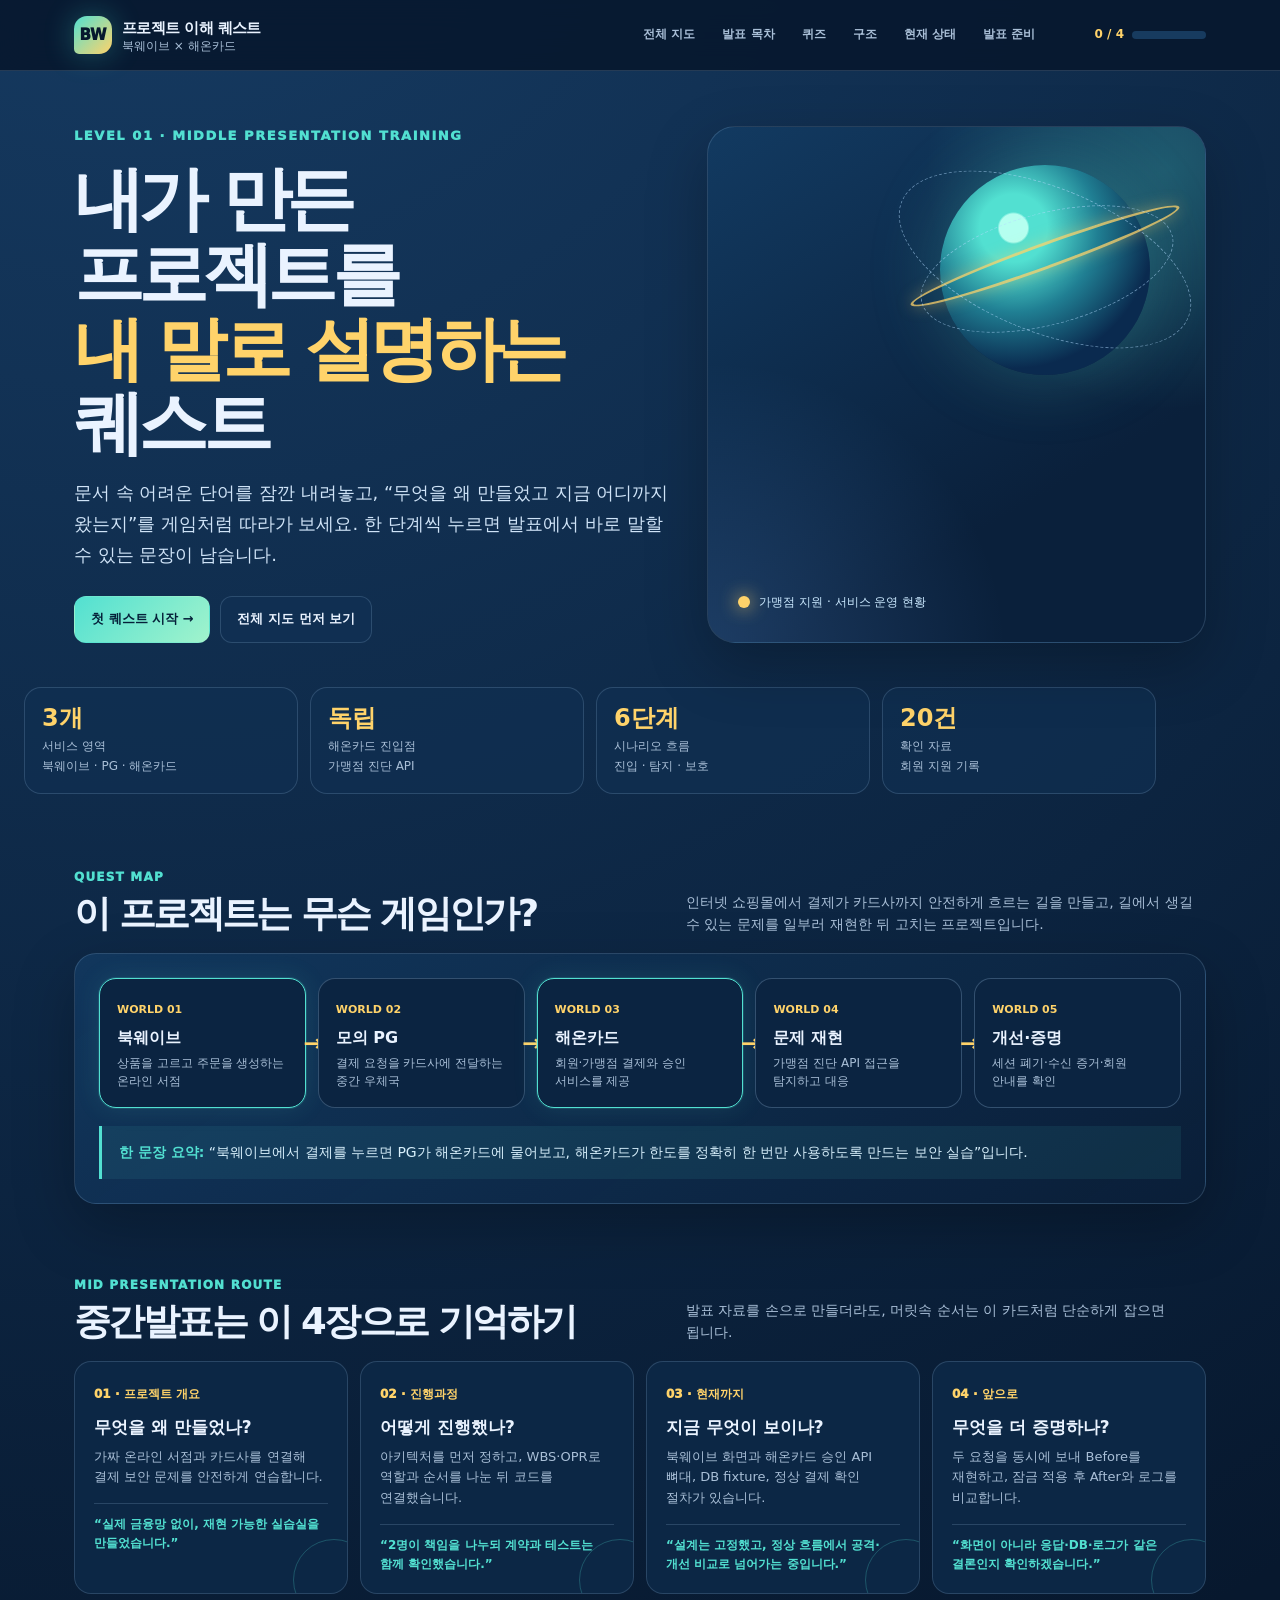
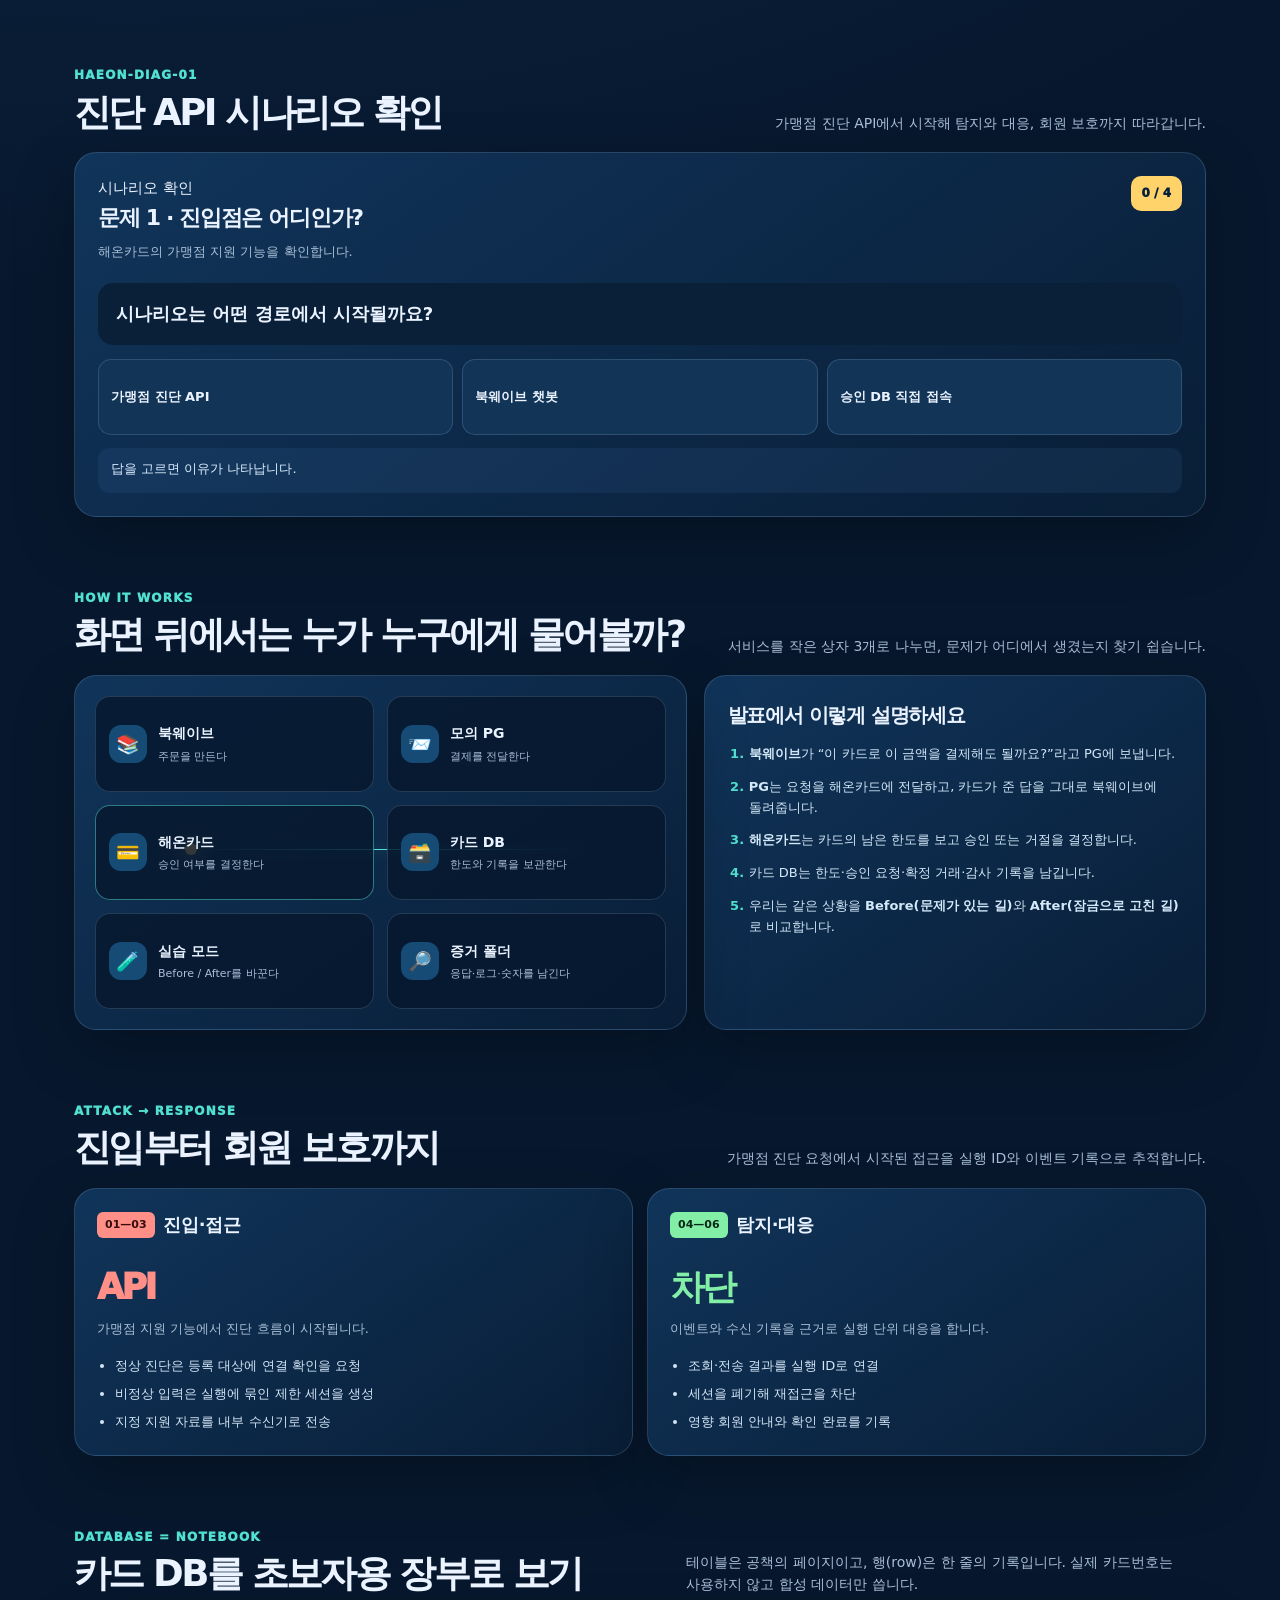
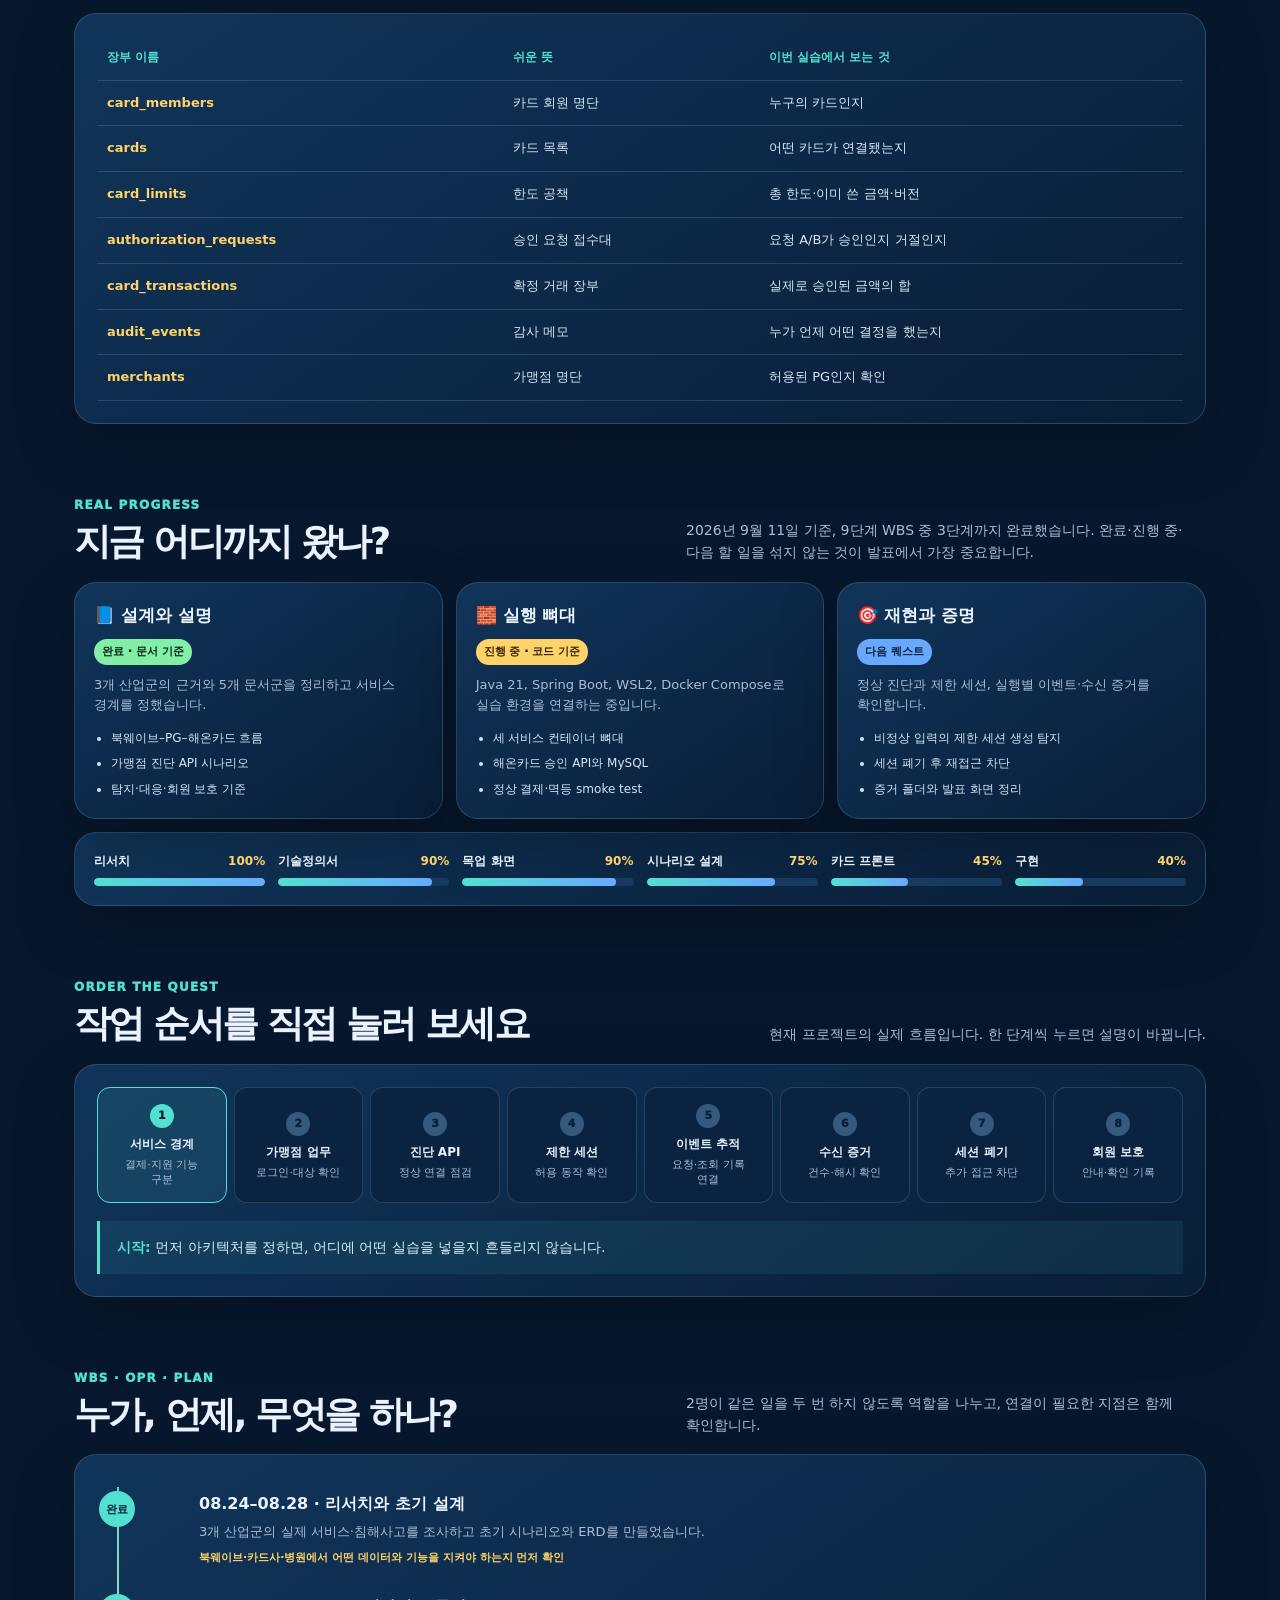
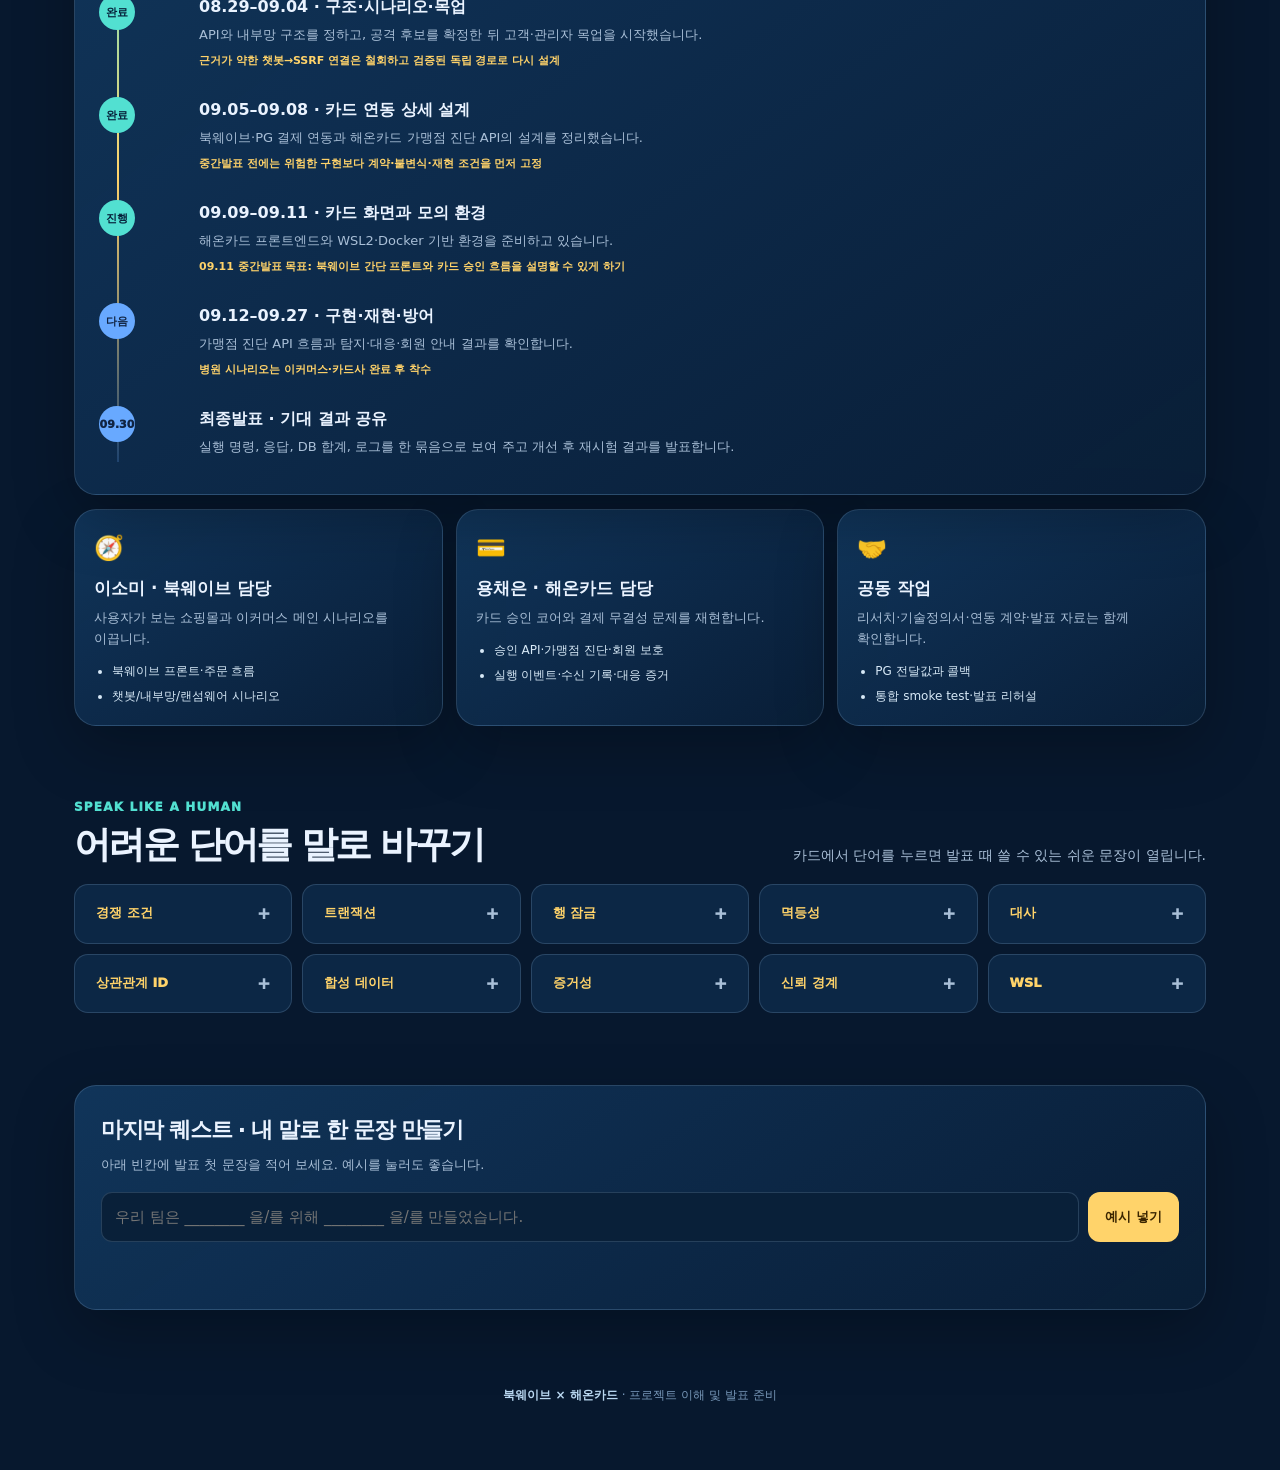
<file: 중간발표_프로젝트이해_퀘스트.html>
<!doctype html>
<html lang="ko">
<head>
  <meta charset="utf-8">
  <meta name="viewport" content="width=device-width, initial-scale=1">
  <meta name="theme-color" content="#07182e">
  <title>북웨이브 × 해온카드 | 프로젝트 이해 퀘스트</title>
  <style>
    :root {
      --ink:#eaf3ff; --muted:#a9bfd7; --line:rgba(171,211,245,.18);
      --bg:#07182e; --bg2:#0b2340; --panel:#0e2b4d; --panel2:#12385f;
      --cyan:#52e0d1; --blue:#68a9ff; --yellow:#ffd36a; --red:#ff8f87;
      --green:#83efa6; --shadow:0 22px 60px rgba(0,0,0,.25);
      --radius:22px;
    }
    *{box-sizing:border-box}
    html{scroll-behavior:smooth}
    body{margin:0;background:radial-gradient(circle at 10% -5%,#173e67 0,transparent 33%),var(--bg);color:var(--ink);font-family:"Pretendard Variable",Pretendard,"Noto Sans KR",system-ui,sans-serif;font-size:15px;line-height:1.6;word-break:keep-all;overflow-x:hidden}
    a{color:inherit;text-decoration:none}
    button,input{font:inherit}
    button{cursor:pointer}
    .wrap{max-width:1180px;margin:0 auto;padding:0 24px}
    .topbar{position:sticky;top:0;z-index:20;border-bottom:1px solid var(--line);background:rgba(7,24,46,.9);backdrop-filter:blur(18px)}
    .topbar .wrap{min-height:70px;display:flex;align-items:center;gap:18px}
    .brand{display:flex;align-items:center;gap:10px;min-width:max-content}
    .brand-mark{width:38px;height:38px;display:grid;place-items:center;border-radius:13px 13px 13px 5px;color:#07182e;font-weight:1000;background:linear-gradient(135deg,var(--cyan),var(--yellow));box-shadow:0 0 30px rgba(82,224,209,.3)}
    .brand strong{font-size:15px;letter-spacing:-.04em}.brand small{display:block;color:var(--muted);font-size:12px;line-height:1.1}
    .nav{display:flex;gap:5px;margin-left:auto;overflow:auto;scrollbar-width:none}.nav::-webkit-scrollbar{display:none}
    .nav a{padding:9px 11px;border-radius:10px;color:var(--muted);font-size:12px;font-weight:800;white-space:nowrap}.nav a:hover,.nav a:focus-visible{color:var(--ink);background:rgba(104,169,255,.12)}
    .xp{display:flex;align-items:center;gap:8px;min-width:142px;justify-content:flex-end}.xp-label{font-size:12px;color:var(--yellow);font-weight:900;white-space:nowrap}.xp-track{width:74px;height:8px;background:#173b5f;border-radius:99px;overflow:hidden}.xp-fill{height:100%;width:0;background:linear-gradient(90deg,var(--cyan),var(--yellow));border-radius:inherit;transition:width .5s ease}
    .hero{padding:55px 0 38px;position:relative}.hero-grid{display:grid;grid-template-columns:1.1fr .9fr;gap:24px;align-items:stretch}
    .hero-copy{position:relative;z-index:1}.eyebrow{color:var(--cyan);font-size:13px;font-weight:950;letter-spacing:.12em}.hero h1{max-width:760px;margin:15px 0 17px;font-size:clamp(34px,6vw,70px);line-height:1.07;letter-spacing:-.08em;text-wrap:balance}.hero h1 em{font-style:normal;color:var(--yellow)}.hero p{max-width:650px;margin:0;color:#cfe3f7;font-size:18px;line-height:1.7}.hero-actions{display:flex;flex-wrap:wrap;gap:10px;margin-top:26px}.btn{border:1px solid var(--line);border-radius:12px;padding:12px 16px;background:#102f52;color:var(--ink);font-size:13px;font-weight:900;transition:.2s}.btn:hover{transform:translateY(-2px);border-color:rgba(82,224,209,.6);box-shadow:0 10px 25px rgba(0,0,0,.18)}.btn.primary{color:#052039;background:linear-gradient(135deg,var(--cyan),#a1f3cc);border-color:transparent}.btn.yellow{color:#3a2500;background:var(--yellow);border-color:transparent}
    .hero-art{position:relative;min-height:300px;border:1px solid var(--line);border-radius:28px;overflow:hidden;background:linear-gradient(150deg,#123a61,#0a203b 70%);box-shadow:var(--shadow)}
    .hero-art:before{content:"";position:absolute;inset:-100px;background:radial-gradient(circle at 80% 20%,rgba(82,224,209,.26),transparent 30%),radial-gradient(circle at 15% 88%,rgba(104,169,255,.2),transparent 34%);animation:drift 8s ease-in-out infinite alternate}.planet{position:absolute;width:210px;height:210px;right:55px;top:38px;border-radius:50%;background:radial-gradient(circle at 35% 30%,#b5fff0 0 7%,#52e0d1 8% 17%,#207f93 42%,#0a2a4f 70%);box-shadow:0 0 70px rgba(82,224,209,.25);animation:float 5s ease-in-out infinite}.planet:after{content:"";position:absolute;inset:37% -18%;height:20px;border:3px solid rgba(255,211,106,.75);border-radius:50%;transform:rotate(-20deg);box-shadow:0 0 16px rgba(255,211,106,.35)}.orbit{position:absolute;border:1px dashed rgba(180,220,255,.5);border-radius:50%;animation:spin 15s linear infinite}.orbit.one{width:260px;height:112px;right:28px;top:86px;transform:rotate(-15deg)}.orbit.two{width:310px;height:145px;right:5px;top:60px;transform:rotate(22deg);animation-duration:23s}.sat{position:absolute;left:30px;bottom:30px;display:flex;align-items:center;gap:9px;color:#cbe9ff;font-size:12px}.sat-dot{width:12px;height:12px;border-radius:50%;background:var(--yellow);box-shadow:0 0 18px var(--yellow);animation:pulse 1.8s infinite}
    .status-row{display:grid;grid-template-columns:repeat(4,1fr);gap:12px;margin:6px 0 38px}.stat{padding:17px;border:1px solid var(--line);border-radius:17px;background:rgba(16,47,82,.7)}.stat b{display:block;color:var(--yellow);font-size:24px;line-height:1.1}.stat span{display:block;color:var(--muted);font-size:12px;margin-top:6px}
    section{padding:36px 0}.section-head{display:flex;align-items:end;justify-content:space-between;gap:20px;margin-bottom:18px}.kicker{color:var(--cyan);font-size:12px;font-weight:950;letter-spacing:.1em}.section-head h2{margin:6px 0 0;font-size:clamp(24px,4vw,37px);line-height:1.15;letter-spacing:-.07em;text-wrap:balance}.section-head p{max-width:520px;margin:0;color:var(--muted);font-size:14px}
    .panel{border:1px solid var(--line);border-radius:var(--radius);background:linear-gradient(145deg,rgba(18,56,95,.9),rgba(10,31,56,.88));box-shadow:var(--shadow)}
    .map-panel{padding:24px;overflow:hidden}.map-flow{display:grid;grid-template-columns:repeat(5,1fr);gap:12px;align-items:center}.node{min-height:128px;position:relative;padding:17px;border:1px solid rgba(171,211,245,.25);border-radius:17px;background:#0b2441}.node:after{content:"→";position:absolute;right:-18px;top:50%;transform:translateY(-50%);color:var(--yellow);font-size:23px;font-weight:900}.node:last-child:after{display:none}.node .num{color:var(--yellow);font-size:11px;font-weight:900}.node strong{display:block;margin:8px 0 7px;font-size:16px;line-height:1.25}.node p{margin:0;color:var(--muted);font-size:12px;line-height:1.45}.node.focus{border-color:var(--cyan);box-shadow:0 0 0 1px rgba(82,224,209,.15),0 0 26px rgba(82,224,209,.12)}
    .plain-note{margin:18px 0 0;padding:15px 17px;border-left:3px solid var(--cyan);background:rgba(82,224,209,.08);color:#d7effb;font-size:14px}.plain-note b{color:var(--cyan)}
    .slide-grid{display:grid;grid-template-columns:repeat(4,1fr);gap:12px}.slide-card{min-height:190px;padding:19px;border:1px solid var(--line);border-radius:17px;background:#0c2745;position:relative;overflow:hidden}.slide-card:after{content:"";position:absolute;width:80px;height:80px;right:-28px;bottom:-28px;border:1px solid rgba(82,224,209,.25);border-radius:50%}.slide-no{color:var(--yellow);font-size:12px;font-weight:950}.slide-card h3{margin:12px 0 8px;font-size:17px;line-height:1.25}.slide-card p{margin:0;color:var(--muted);font-size:13px}.slide-card .say{display:block;margin-top:15px;padding-top:11px;border-top:1px solid var(--line);color:var(--cyan);font-size:12px;font-weight:800}
    .quest-grid{display:grid;grid-template-columns:1fr 1fr;gap:17px}.quest{padding:22px}.quest h3{margin:0 0 8px;font-size:20px;letter-spacing:-.06em}.quest .tag{display:inline-flex;padding:4px 8px;margin-bottom:10px;border-radius:999px;color:#06203a;background:var(--cyan);font-size:11px;font-weight:950}.quest p{margin:0;color:var(--muted);font-size:13px}.quest ul{margin:15px 0 0;padding-left:18px;color:#d2e5f7;font-size:13px}.quest li+li{margin-top:7px}.term{display:inline-block;padding:1px 6px;border-radius:6px;background:rgba(255,211,106,.13);color:var(--yellow);font-size:.9em}
    .pipeline{padding:22px}.pipeline-list{display:grid;grid-template-columns:repeat(8,1fr);gap:7px}.pipe-step{position:relative;min-height:104px;padding:13px 9px;border:1px solid var(--line);border-radius:13px;background:#0a2340;text-align:center}.pipe-step button{width:100%;height:100%;border:0;background:transparent;color:inherit}.pipe-step .index{display:inline-grid;place-items:center;width:24px;height:24px;border-radius:50%;color:#06203a;background:#365a7d;font-size:11px;font-weight:950}.pipe-step strong{display:block;margin-top:9px;font-size:12px;line-height:1.25}.pipe-step small{display:block;margin-top:6px;color:var(--muted);font-size:11px;line-height:1.35}.pipe-step.active{border-color:var(--cyan);background:rgba(82,224,209,.1);animation:stepglow 1.8s infinite}.pipe-step.active .index{background:var(--cyan)}.pipe-step.done{border-color:rgba(131,239,166,.55)}.pipe-step.done .index{color:#09231a;background:var(--green)}
    .mission{padding:23px}.mission-top{display:flex;align-items:flex-start;justify-content:space-between;gap:16px}.mission h3{margin:0;font-size:22px;letter-spacing:-.06em}.mission p{margin:7px 0 0;color:var(--muted);font-size:13px}.score{padding:8px 11px;border-radius:10px;color:#06203a;background:var(--yellow);font-size:12px;font-weight:950;white-space:nowrap}.question{margin:20px 0 14px;padding:18px;border-radius:15px;background:#0a2039;font-size:18px;font-weight:850;line-height:1.45}.choices{display:grid;grid-template-columns:repeat(3,1fr);gap:9px}.choice{min-height:76px;border:1px solid var(--line);border-radius:13px;padding:12px;text-align:left;color:var(--ink);background:#123456;font-size:13px;font-weight:800;transition:.2s}.choice:hover{border-color:var(--blue);transform:translateY(-2px)}.choice.correct{border-color:var(--green);background:rgba(131,239,166,.13)}.choice.wrong{border-color:var(--red);background:rgba(255,143,135,.11)}.feedback{min-height:45px;margin-top:13px;padding:11px 13px;border-radius:11px;color:#dbeeff;background:rgba(104,169,255,.08);font-size:13px}.feedback.good{color:#cbffdc;background:rgba(131,239,166,.1)}.feedback.bad{color:#ffd4d0;background:rgba(255,143,135,.09)}
    .arch-grid{display:grid;grid-template-columns:1fr .82fr;gap:17px}.arch-diagram{position:relative;min-height:355px;padding:20px;overflow:hidden}.arch-stage{height:100%;display:grid;grid-template-columns:1fr 1fr;grid-template-rows:repeat(3,1fr);gap:13px;position:relative;z-index:1}.arch-card{display:flex;align-items:center;gap:11px;padding:13px;border:1px solid var(--line);border-radius:15px;background:rgba(7,24,46,.82)}.arch-card .icon{width:38px;height:38px;display:grid;place-items:center;flex:0 0 auto;border-radius:12px;background:#164b76;font-size:19px}.arch-card strong{display:block;font-size:14px}.arch-card small{display:block;margin-top:3px;color:var(--muted);font-size:11px}.arch-card.card{border-color:rgba(82,224,209,.5)}.wire{position:absolute;left:17%;right:17%;top:49%;height:1px;background:linear-gradient(90deg,transparent,var(--cyan),transparent);box-shadow:0 0 12px rgba(82,224,209,.6)}.packet{position:absolute;top:calc(49% - 6px);left:18%;width:12px;height:12px;border-radius:50%;background:var(--yellow);box-shadow:0 0 18px var(--yellow);animation:travel 3.7s linear infinite}.arch-explain{padding:23px}.arch-explain h3{margin:0 0 13px;font-size:20px;letter-spacing:-.06em}.arch-explain ol{margin:0;padding-left:21px;color:#d3e8f8;font-size:13px}.arch-explain li+li{margin-top:12px}.arch-explain li::marker{color:var(--cyan);font-weight:900}
    .before-after{display:grid;grid-template-columns:1fr 1fr;gap:14px}.compare{padding:22px}.compare h3{margin:0;display:flex;align-items:center;gap:8px;font-size:18px}.compare h3 span{padding:4px 8px;border-radius:6px;font-size:11px}.compare.before h3 span{color:#340d0d;background:var(--red)}.compare.after h3 span{color:#062719;background:var(--green)}.compare .number{margin:20px 0 4px;font-size:35px;font-weight:1000;letter-spacing:-.08em}.compare.before .number{color:var(--red)}.compare.after .number{color:var(--green)}.compare p{margin:0;color:var(--muted);font-size:13px}.compare ul{margin:16px 0 0;padding-left:18px;color:#d4e6f6;font-size:13px}.compare li+li{margin-top:7px}
    .table-card{padding:22px;overflow:auto}.simple-table{width:100%;border-collapse:collapse;min-width:650px;font-size:13px}.simple-table th,.simple-table td{padding:12px 10px;border-bottom:1px solid var(--line);text-align:left;vertical-align:top}.simple-table th{color:var(--cyan);font-size:12px}.simple-table td{color:#d6e8f7}.simple-table td:first-child{color:var(--yellow);font-weight:900;white-space:nowrap}
    .status-grid{display:grid;grid-template-columns:repeat(3,1fr);gap:13px}.status-card{padding:19px}.status-card h3{margin:0;font-size:17px}.status-badge{display:inline-flex;margin:10px 0 10px;padding:4px 8px;border-radius:999px;font-size:11px;font-weight:950}.done{color:#062719;background:var(--green)}.doing{color:#3a2500;background:var(--yellow)}.next{color:#06203a;background:var(--blue)}.status-card p{margin:0;color:var(--muted);font-size:13px}.status-card ul{margin:13px 0 0;padding-left:17px;color:#d3e7f8;font-size:12px}.status-card li+li{margin-top:6px}
    .progress-panel{margin-top:13px;padding:19px}.progress-grid{display:grid;grid-template-columns:repeat(6,1fr);gap:13px}.progress-item strong{display:flex;justify-content:space-between;gap:6px;font-size:12px}.progress-item strong span{color:var(--yellow)}.progress-track{height:8px;margin-top:7px;border-radius:99px;overflow:hidden;background:#173b5f}.progress-fill{height:100%;border-radius:inherit;background:linear-gradient(90deg,var(--cyan),var(--blue))}
    .timeline{position:relative;padding:22px 24px}.timeline:before{content:"";position:absolute;left:42px;top:32px;bottom:32px;width:2px;background:linear-gradient(var(--cyan),var(--yellow),rgba(104,169,255,.2))}.time-item{position:relative;display:grid;grid-template-columns:82px 1fr;gap:18px;padding:14px 0}.time-dot{position:relative;z-index:1;width:36px;height:36px;display:grid;place-items:center;border-radius:50%;color:#06203a;background:var(--cyan);font-weight:950;font-size:11px}.time-item.future .time-dot{color:#102442;background:var(--blue)}.time-item h3{margin:0;font-size:16px}.time-item p{margin:5px 0 0;color:var(--muted);font-size:13px}.time-item small{display:block;margin-top:6px;color:var(--yellow);font-size:11px;font-weight:800}
    .roles{display:grid;grid-template-columns:repeat(3,1fr);gap:13px}.role{padding:19px}.role .role-icon{font-size:24px}.role h3{margin:8px 0 6px;font-size:17px}.role p{margin:0;color:var(--muted);font-size:13px}.role ul{margin:12px 0 0;padding-left:18px;color:#d7e9f7;font-size:12px}.role li+li{margin-top:6px}
    .glossary{display:grid;grid-template-columns:repeat(5,1fr);gap:10px}.word{padding:15px;border:1px solid var(--line);border-radius:14px;background:#0c2745}.word button{width:100%;display:flex;align-items:center;justify-content:space-between;gap:8px;border:0;color:var(--yellow);background:none;text-align:left;font-weight:950;font-size:13px}.word button span{color:var(--muted);font-size:16px}.word .meaning{display:none;margin-top:10px;color:#d5e8f7;font-size:12px;line-height:1.5}.word.open .meaning{display:block}
    .final{padding:26px}.final h3{margin:0;font-size:22px;letter-spacing:-.06em}.final p{margin:8px 0 16px;color:var(--muted);font-size:13px}.sentence-row{display:flex;gap:9px}.sentence-row input{flex:1;min-width:0;border:1px solid var(--line);border-radius:11px;padding:12px 13px;color:var(--ink);background:#092039;outline:none}.sentence-row input:focus{border-color:var(--cyan)}.result{min-height:29px;margin-top:12px;color:var(--cyan);font-size:13px;font-weight:850}
    footer{padding:40px 0 65px;color:#7898b9;text-align:center;font-size:12px}footer strong{color:#b9d7f0}
    @keyframes float{50%{transform:translateY(-12px) rotate(2deg)}}@keyframes drift{to{transform:translate(18px,-15px) scale(1.06)}}@keyframes spin{to{transform:rotate(382deg)}}@keyframes pulse{50%{transform:scale(1.5);opacity:.6}}@keyframes travel{0%{left:19%}50%{left:73%}100%{left:19%}}@keyframes stepglow{50%{box-shadow:0 0 0 4px rgba(82,224,209,.06),0 0 22px rgba(82,224,209,.16)}}
    @media (max-width:900px){.hero-grid,.arch-grid{grid-template-columns:1fr}.hero-art{min-height:230px}.planet{right:25%;top:22px;width:165px;height:165px}.status-row{grid-template-columns:repeat(2,1fr)}.map-flow{grid-template-columns:repeat(3,1fr)}.node:nth-child(3):after{display:none}.pipeline-list{grid-template-columns:repeat(4,1fr)}.glossary{grid-template-columns:repeat(3,1fr)}.roles,.status-grid{grid-template-columns:1fr 1fr}}
    @media (max-width:640px){.wrap{padding:0 15px}.topbar .wrap{min-height:63px;gap:10px}.brand strong{font-size:13px}.nav{display:none}.xp{margin-left:auto;min-width:auto}.xp-label{display:none}.hero{padding-top:34px}.hero h1{font-size:38px}.hero p{font-size:15px}.hero-art{min-height:205px}.planet{right:25%;width:140px;height:140px}.orbit.one{width:210px;right:12px}.orbit.two{width:245px;right:-5px}.sat{left:18px;bottom:20px}.status-row{gap:8px}.stat{padding:13px}.stat b{font-size:20px}.section-head{display:block}.section-head p{margin-top:8px}.map-panel,.pipeline,.mission,.compare,.table-card,.timeline,.final,.arch-explain{padding:17px}.map-flow{grid-template-columns:1fr}.node{min-height:0}.node:after{content:"↓";right:auto;top:auto;bottom:-23px;left:50%;transform:translateX(-50%)}.node:nth-child(3):after{display:block}.node:last-child:after{display:none}.quest-grid,.before-after{grid-template-columns:1fr}.choices{grid-template-columns:1fr}.pipeline-list{grid-template-columns:repeat(2,1fr)}.pipe-step{min-height:92px}.arch-stage{grid-template-columns:1fr 1fr;gap:8px}.arch-card{padding:10px;gap:7px}.arch-card .icon{width:31px;height:31px;font-size:15px}.arch-card strong{font-size:12px}.arch-card small{font-size:11px}.wire{left:9%;right:9%}.status-grid,.roles{grid-template-columns:1fr}.glossary{grid-template-columns:1fr 1fr}.sentence-row{display:block}.sentence-row .btn{width:100%;margin-top:8px}.simple-table{min-width:570px}}
    @media (max-width:900px){.slide-grid{grid-template-columns:repeat(2,1fr)}.progress-grid{grid-template-columns:repeat(3,1fr)}}
    @media (max-width:640px){.slide-grid{grid-template-columns:1fr 1fr}.slide-card{min-height:170px;padding:15px}.progress-grid{grid-template-columns:repeat(2,1fr)}}
    @media (prefers-reduced-motion:reduce){*,*:before,*:after{animation-duration:.01ms!important;animation-iteration-count:1!important;scroll-behavior:auto!important;transition-duration:.01ms!important}}
  </style>
</head>
<body>
  <header class="topbar">
    <div class="wrap">
      <a class="brand" href="#top" aria-label="처음으로"><span class="brand-mark">BW</span><span><strong>프로젝트 이해 퀘스트</strong><small>북웨이브 × 해온카드</small></span></a>
      <nav class="nav" aria-label="페이지 이동"><a href="#map">전체 지도</a><a href="#presentation">발표 목차</a><a href="#mission">퀴즈</a><a href="#architecture">구조</a><a href="#status">현재 상태</a><a href="#plan">발표 준비</a></nav>
      <div class="xp" aria-label="퀘스트 진행률"><span class="xp-label" id="xpLabel">0 / 4</span><span class="xp-track"><span class="xp-fill" id="xpFill"></span></span></div>
    </div>
  </header>

  <main id="top">
    <section class="hero"><div class="wrap hero-grid">
      <div class="hero-copy"><div class="eyebrow">LEVEL 01 · MIDDLE PRESENTATION TRAINING</div><h1>내가 만든 프로젝트를<br><em>내 말로 설명하는</em> 퀘스트</h1><p>문서 속 어려운 단어를 잠깐 내려놓고, “무엇을 왜 만들었고 지금 어디까지 왔는지”를 게임처럼 따라가 보세요. 한 단계씩 누르면 발표에서 바로 말할 수 있는 문장이 남습니다.</p><div class="hero-actions"><a class="btn primary" href="#mission">첫 퀘스트 시작 →</a><a class="btn" href="#map">전체 지도 먼저 보기</a></div></div>
      <div class="hero-art" aria-label="북웨이브와 해온카드가 연결되는 우주 애니메이션"><div class="planet"></div><div class="orbit one"></div><div class="orbit two"></div><div class="sat"><span class="sat-dot"></span> 가맹점 지원 · 서비스 운영 현황</div></div>
    </div></section>

    <div class="wrap status-row" aria-label="프로젝트 진행 요약"><div class="stat"><b>3개</b><span>서비스 영역<br>북웨이브 · PG · 해온카드</span></div><div class="stat"><b>독립</b><span>해온카드 진입점<br>가맹점 진단 API</span></div><div class="stat"><b>6단계</b><span>시나리오 흐름<br>진입 · 탐지 · 보호</span></div><div class="stat"><b>20건</b><span>확인 자료<br>회원 지원 기록</span></div></div>

    <section id="map"><div class="wrap"><div class="section-head"><div><div class="kicker">QUEST MAP</div><h2>이 프로젝트는 무슨 게임인가?</h2></div><p>인터넷 쇼핑몰에서 결제가 카드사까지 안전하게 흐르는 길을 만들고, 길에서 생길 수 있는 문제를 일부러 재현한 뒤 고치는 프로젝트입니다.</p></div><div class="panel map-panel"><div class="map-flow"><div class="node focus"><span class="num">WORLD 01</span><strong>북웨이브</strong><p>상품을 고르고 주문을 생성하는 온라인 서점</p></div><div class="node"><span class="num">WORLD 02</span><strong>모의 PG</strong><p>결제 요청을 카드사에 전달하는 중간 우체국</p></div><div class="node focus"><span class="num">WORLD 03</span><strong>해온카드</strong><p>회원·가맹점 결제와 승인 서비스를 제공</p></div><div class="node"><span class="num">WORLD 04</span><strong>문제 재현</strong><p>가맹점 진단 API 접근을 탐지하고 대응</p></div><div class="node"><span class="num">WORLD 05</span><strong>개선·증명</strong><p>세션 폐기·수신 증거·회원 안내를 확인</p></div></div><div class="plain-note"><b>한 문장 요약:</b> “북웨이브에서 결제를 누르면 PG가 해온카드에 물어보고, 해온카드가 한도를 정확히 한 번만 사용하도록 만드는 보안 실습”입니다.</div></div></div></section>
    <section id="presentation"><div class="wrap"><div class="section-head"><div><div class="kicker">MID PRESENTATION ROUTE</div><h2>중간발표는 이 4장으로 기억하기</h2></div><p>발표 자료를 손으로 만들더라도, 머릿속 순서는 이 카드처럼 단순하게 잡으면 됩니다.</p></div><div class="slide-grid"><div class="slide-card"><span class="slide-no">01 · 프로젝트 개요</span><h3>무엇을 왜 만들었나?</h3><p>가짜 온라인 서점과 카드사를 연결해 결제 보안 문제를 안전하게 연습합니다.</p><span class="say">“실제 금융망 없이, 재현 가능한 실습실을 만들었습니다.”</span></div><div class="slide-card"><span class="slide-no">02 · 진행과정</span><h3>어떻게 진행했나?</h3><p>아키텍처를 먼저 정하고, WBS·OPR로 역할과 순서를 나눈 뒤 코드를 연결했습니다.</p><span class="say">“2명이 책임을 나누되 계약과 테스트는 함께 확인했습니다.”</span></div><div class="slide-card"><span class="slide-no">03 · 현재까지</span><h3>지금 무엇이 보이나?</h3><p>북웨이브 화면과 해온카드 승인 API 뼈대, DB fixture, 정상 결제 확인 절차가 있습니다.</p><span class="say">“설계는 고정했고, 정상 흐름에서 공격·개선 비교로 넘어가는 중입니다.”</span></div><div class="slide-card"><span class="slide-no">04 · 앞으로</span><h3>무엇을 더 증명하나?</h3><p>두 요청을 동시에 보내 Before를 재현하고, 잠금 적용 후 After와 로그를 비교합니다.</p><span class="say">“화면이 아니라 응답·DB·로그가 같은 결론인지 확인하겠습니다.”</span></div></div></div></section>

    <section id="mission"><div class="wrap"><div class="section-head"><div><div class="kicker">HAEON-DIAG-01</div><h2>진단 API 시나리오 확인</h2></div><p>가맹점 진단 API에서 시작해 탐지와 대응, 회원 보호까지 따라갑니다.</p></div><div class="panel mission"><div class="mission-top"><div><span class="tag">시나리오 확인</span><h3 id="qTitle">문제 1 · 최초 진입 경로는?</h3><p id="qHint">해온카드 가맹점 지원 기능을 확인합니다.</p></div><span class="score" id="score">0 / 4</span></div><div class="question" id="question">어떤 기능에서 진단이 시작될까요?</div><div class="choices" id="choices"></div><div class="feedback" id="feedback" role="status" aria-live="polite">답을 고르면 이유가 나타납니다.</div></div></div></section>

    <section id="architecture"><div class="wrap"><div class="section-head"><div><div class="kicker">HOW IT WORKS</div><h2>화면 뒤에서는 누가 누구에게 물어볼까?</h2></div><p>서비스를 작은 상자 3개로 나누면, 문제가 어디에서 생겼는지 찾기 쉽습니다.</p></div><div class="arch-grid"><div class="panel arch-diagram"><div class="wire"></div><div class="packet"></div><div class="arch-stage"><div class="arch-card"><span class="icon">📚</span><span><strong>북웨이브</strong><small>주문을 만든다</small></span></div><div class="arch-card"><span class="icon">📨</span><span><strong>모의 PG</strong><small>결제를 전달한다</small></span></div><div class="arch-card card"><span class="icon">💳</span><span><strong>해온카드</strong><small>승인 여부를 결정한다</small></span></div><div class="arch-card"><span class="icon">🗃️</span><span><strong>카드 DB</strong><small>한도와 기록을 보관한다</small></span></div><div class="arch-card"><span class="icon">🧪</span><span><strong>실습 모드</strong><small>Before / After를 바꾼다</small></span></div><div class="arch-card"><span class="icon">🔎</span><span><strong>증거 폴더</strong><small>응답·로그·숫자를 남긴다</small></span></div></div></div><div class="panel arch-explain"><h3>발표에서 이렇게 설명하세요</h3><ol><li><b>북웨이브</b>가 “이 카드로 이 금액을 결제해도 될까요?”라고 PG에 보냅니다.</li><li><b>PG</b>는 요청을 해온카드에 전달하고, 카드가 준 답을 그대로 북웨이브에 돌려줍니다.</li><li><b>해온카드</b>는 카드의 남은 한도를 보고 승인 또는 거절을 결정합니다.</li><li>카드 DB는 한도·승인 요청·확정 거래·감사 기록을 남깁니다.</li><li>우리는 같은 상황을 <b>Before(문제가 있는 길)</b>와 <b>After(잠금으로 고친 길)</b>로 비교합니다.</li></ol></div></div></div></section>

    <section><div class="wrap"><div class="section-head"><div><div class="kicker">ATTACK → RESPONSE</div><h2>진입부터 회원 보호까지</h2></div><p>가맹점 진단 요청에서 시작된 접근을 실행 ID와 이벤트 기록으로 추적합니다.</p></div><div class="before-after"><div class="panel compare before"><h3><span>01—03</span> 진입·접근</h3><div class="number">API</div><p>가맹점 지원 기능에서 진단 흐름이 시작됩니다.</p><ul><li>정상 진단은 등록 대상에 연결 확인을 요청</li><li>비정상 입력은 실행에 묶인 제한 세션을 생성</li><li>지정 지원 자료를 내부 수신기로 전송</li></ul></div><div class="panel compare after"><h3><span>04—06</span> 탐지·대응</h3><div class="number">차단</div><p>이벤트와 수신 기록을 근거로 실행 단위 대응을 합니다.</p><ul><li>조회·전송 결과를 실행 ID로 연결</li><li>세션을 폐기해 재접근을 차단</li><li>영향 회원 안내와 확인 완료를 기록</li></ul></div></div></div></section>

    <section><div class="wrap"><div class="section-head"><div><div class="kicker">DATABASE = NOTEBOOK</div><h2>카드 DB를 초보자용 장부로 보기</h2></div><p>테이블은 공책의 페이지이고, 행(row)은 한 줄의 기록입니다. 실제 카드번호는 사용하지 않고 합성 데이터만 씁니다.</p></div><div class="panel table-card"><table class="simple-table"><thead><tr><th>장부 이름</th><th>쉬운 뜻</th><th>이번 실습에서 보는 것</th></tr></thead><tbody><tr><td>card_members</td><td>카드 회원 명단</td><td>누구의 카드인지</td></tr><tr><td>cards</td><td>카드 목록</td><td>어떤 카드가 연결됐는지</td></tr><tr><td>card_limits</td><td>한도 공책</td><td>총 한도·이미 쓴 금액·버전</td></tr><tr><td>authorization_requests</td><td>승인 요청 접수대</td><td>요청 A/B가 승인인지 거절인지</td></tr><tr><td>card_transactions</td><td>확정 거래 장부</td><td>실제로 승인된 금액의 합</td></tr><tr><td>audit_events</td><td>감사 메모</td><td>누가 언제 어떤 결정을 했는지</td></tr><tr><td>merchants</td><td>가맹점 명단</td><td>허용된 PG인지 확인</td></tr></tbody></table></div></div></section>

    <section id="status"><div class="wrap"><div class="section-head"><div><div class="kicker">REAL PROGRESS</div><h2>지금 어디까지 왔나?</h2></div><p>2026년 9월 11일 기준, 9단계 WBS 중 3단계까지 완료했습니다. 완료·진행 중·다음 할 일을 섞지 않는 것이 발표에서 가장 중요합니다.</p></div><div class="status-grid"><div class="panel status-card"><h3>📘 설계와 설명</h3><span class="status-badge done">완료 · 문서 기준</span><p>3개 산업군의 근거와 5개 문서군을 정리하고 서비스 경계를 정했습니다.</p><ul><li>북웨이브–PG–해온카드 흐름</li><li>가맹점 진단 API 시나리오</li><li>탐지·대응·회원 보호 기준</li></ul></div><div class="panel status-card"><h3>🧱 실행 뼈대</h3><span class="status-badge doing">진행 중 · 코드 기준</span><p>Java 21, Spring Boot, WSL2, Docker Compose로 실습 환경을 연결하는 중입니다.</p><ul><li>세 서비스 컨테이너 뼈대</li><li>해온카드 승인 API와 MySQL</li><li>정상 결제·멱등 smoke test</li></ul></div><div class="panel status-card"><h3>🎯 재현과 증명</h3><span class="status-badge next">다음 퀘스트</span><p>정상 진단과 제한 세션, 실행별 이벤트·수신 증거를 확인합니다.</p><ul><li>비정상 입력의 제한 세션 생성 탐지</li><li>세션 폐기 후 재접근 차단</li><li>증거 폴더와 발표 화면 정리</li></ul></div></div><div class="panel progress-panel"><div class="progress-grid"><div class="progress-item"><strong>리서치 <span>100%</span></strong><div class="progress-track"><div class="progress-fill" style="width:100%"></div></div></div><div class="progress-item"><strong>기술정의서 <span>90%</span></strong><div class="progress-track"><div class="progress-fill" style="width:90%"></div></div></div><div class="progress-item"><strong>목업 화면 <span>90%</span></strong><div class="progress-track"><div class="progress-fill" style="width:90%"></div></div></div><div class="progress-item"><strong>시나리오 설계 <span>75%</span></strong><div class="progress-track"><div class="progress-fill" style="width:75%"></div></div></div><div class="progress-item"><strong>카드 프론트 <span>45%</span></strong><div class="progress-track"><div class="progress-fill" style="width:45%"></div></div></div><div class="progress-item"><strong>구현 <span>40%</span></strong><div class="progress-track"><div class="progress-fill" style="width:40%"></div></div></div></div></div></div></section>

    <section id="pipeline"><div class="wrap"><div class="section-head"><div><div class="kicker">ORDER THE QUEST</div><h2>작업 순서를 직접 눌러 보세요</h2></div><p>현재 프로젝트의 실제 흐름입니다. 한 단계씩 누르면 설명이 바뀝니다.</p></div><div class="panel pipeline"><div class="pipeline-list" id="pipelineList"></div><div class="plain-note" id="pipelineNote"><b>시작:</b> 먼저 아키텍처를 정하면, 어디에 어떤 실습을 넣을지 흔들리지 않습니다.</div></div></div></section>

    <section id="plan"><div class="wrap"><div class="section-head"><div><div class="kicker">WBS · OPR · PLAN</div><h2>누가, 언제, 무엇을 하나?</h2></div><p>2명이 같은 일을 두 번 하지 않도록 역할을 나누고, 연결이 필요한 지점은 함께 확인합니다.</p></div><div class="panel timeline"><div class="time-item"><div class="time-dot">완료</div><div><h3>08.24–08.28 · 리서치와 초기 설계</h3><p>3개 산업군의 실제 서비스·침해사고를 조사하고 초기 시나리오와 ERD를 만들었습니다.</p><small>북웨이브·카드사·병원에서 어떤 데이터와 기능을 지켜야 하는지 먼저 확인</small></div></div><div class="time-item"><div class="time-dot">완료</div><div><h3>08.29–09.04 · 구조·시나리오·목업</h3><p>API와 내부망 구조를 정하고, 공격 후보를 확정한 뒤 고객·관리자 목업을 시작했습니다.</p><small>근거가 약한 챗봇→SSRF 연결은 철회하고 검증된 독립 경로로 다시 설계</small></div></div><div class="time-item"><div class="time-dot">완료</div><div><h3>09.05–09.08 · 카드 연동 상세 설계</h3><p>북웨이브·PG 결제 연동과 해온카드 가맹점 진단 API의 설계를 정리했습니다.</p><small>중간발표 전에는 위험한 구현보다 계약·불변식·재현 조건을 먼저 고정</small></div></div><div class="time-item"><div class="time-dot">진행</div><div><h3>09.09–09.11 · 카드 화면과 모의 환경</h3><p>해온카드 프론트엔드와 WSL2·Docker 기반 환경을 준비하고 있습니다.</p><small>09.11 중간발표 목표: 북웨이브 간단 프론트와 카드 승인 흐름을 설명할 수 있게 하기</small></div></div><div class="time-item future"><div class="time-dot">다음</div><div><h3>09.12–09.27 · 구현·재현·방어</h3><p>가맹점 진단 API 흐름과 탐지·대응·회원 안내 결과를 확인합니다.</p><small>병원 시나리오는 이커머스·카드사 완료 후 착수</small></div></div><div class="time-item future"><div class="time-dot">09.30</div><div><h3>최종발표 · 기대 결과 공유</h3><p>실행 명령, 응답, DB 합계, 로그를 한 묶음으로 보여 주고 개선 후 재시험 결과를 발표합니다.</p></div></div></div><div class="roles" style="margin-top:14px"><div class="panel role"><div class="role-icon">🧭</div><h3>이소미 · 북웨이브 담당</h3><p>사용자가 보는 쇼핑몰과 이커머스 메인 시나리오를 이끕니다.</p><ul><li>북웨이브 프론트·주문 흐름</li><li>챗봇/내부망/랜섬웨어 시나리오</li></ul></div><div class="panel role"><div class="role-icon">💳</div><h3>용채은 · 해온카드 담당</h3><p>카드 승인 코어와 결제 무결성 문제를 재현합니다.</p><ul><li>승인 API·가맹점 진단·회원 보호</li><li>실행 이벤트·수신 기록·대응 증거</li></ul></div><div class="panel role"><div class="role-icon">🤝</div><h3>공동 작업</h3><p>리서치·기술정의서·연동 계약·발표 자료는 함께 확인합니다.</p><ul><li>PG 전달값과 콜백</li><li>통합 smoke test·발표 리허설</li></ul></div></div></div></section>

    <section><div class="wrap"><div class="section-head"><div><div class="kicker">SPEAK LIKE A HUMAN</div><h2>어려운 단어를 말로 바꾸기</h2></div><p>카드에서 단어를 누르면 발표 때 쓸 수 있는 쉬운 문장이 열립니다.</p></div><div class="glossary"><div class="word"><button type="button">경쟁 조건 <span>+</span></button><div class="meaning">두 사람이 같은 순간 같은 장부를 보고 결정해서, 한도 계산이 꼬이는 현상입니다.</div></div><div class="word"><button type="button">트랜잭션 <span>+</span></button><div class="meaning">여러 기록을 한 묶음으로 처리하는 약속입니다. 전부 성공하거나 전부 취소합니다.</div></div><div class="word"><button type="button">행 잠금 <span>+</span></button><div class="meaning">한도 한 줄을 잠깐 맡아 두고, 한 사람씩 읽고 고치게 하는 방법입니다.</div></div><div class="word"><button type="button">멱등성 <span>+</span></button><div class="meaning">같은 결제 요청을 다시 보내도 돈과 거래가 두 번 생기지 않는 성질입니다.</div></div><div class="word"><button type="button">대사 <span>+</span></button><div class="meaning">북웨이브·PG·카드의 장부를 나란히 놓고 숫자와 상태가 같은지 비교하는 일입니다.</div></div><div class="word"><button type="button">상관관계 ID <span>+</span></button><div class="meaning">한 결제의 이름표입니다. 서비스가 달라도 같은 요청을 따라갈 수 있습니다.</div></div><div class="word"><button type="button">합성 데이터 <span>+</span></button><div class="meaning">실제 사람이나 카드가 아닌, 실습을 위해 만든 가짜 데이터입니다.</div></div><div class="word"><button type="button">증거성 <span>+</span></button><div class="meaning">“그럴 것 같다”가 아니라 응답·DB·로그로 결과를 다시 확인할 수 있는 정도입니다.</div></div><div class="word"><button type="button">신뢰 경계 <span>+</span></button><div class="meaning">한 서비스가 다른 서비스의 말을 무조건 믿으면 안 되는 경계입니다. 받은 값과 원본을 확인해야 합니다.</div></div><div class="word"><button type="button">WSL <span>+</span></button><div class="meaning">Windows 안에서 Linux 명령과 Docker 실습을 할 수 있게 해 주는 작업 공간입니다.</div></div></div></div></section>

    <section><div class="wrap"><div class="panel final"><h3>마지막 퀘스트 · 내 말로 한 문장 만들기</h3><p>아래 빈칸에 발표 첫 문장을 적어 보세요. 예시를 눌러도 좋습니다.</p><div class="sentence-row"><input id="sentence" type="text" placeholder="우리 팀은 ________ 을/를 위해 ________ 을/를 만들었습니다."><button class="btn yellow" id="exampleBtn" type="button">예시 넣기</button></div><div class="result" id="sentenceResult" role="status" aria-live="polite"></div></div></div></section>
  </main>
  <footer><div class="wrap"><strong>북웨이브 × 해온카드</strong> · 프로젝트 이해 및 발표 준비</div></footer>

  <script>
    const quizzes = [
{title:'문제 1 · 진입점은 어디인가?',hint:'해온카드의 가맹점 지원 기능을 확인합니다.',question:'시나리오는 어떤 경로에서 시작될까요?',choices:['가맹점 진단 API','북웨이브 챗봇','승인 DB 직접 접속'],answer:0,good:'정답! 가맹점 지원 포털의 진단 API가 해온카드 시나리오의 진입점입니다.',bad:'해온카드 시나리오는 북웨이브 흐름과 분리되어 가맹점 진단 API에서 시작합니다.'},
      {title:'문제 2 · 세션은 어떻게 만들어지나?',hint:'정상 진단과 비정상 입력 처리의 차이를 봅니다.',question:'비정상 입력 처리의 결과는 무엇인가요?',choices:['임의 OS 명령 실행','실행에 연결된 제한된 모의 세션','외부 파일 업로드'],answer:1,good:'정답! 실행별 제한 세션만 생성되며 OS 셸이나 임의 파일 처리는 제공되지 않습니다.',bad:'시나리오는 임의 OS 명령을 실행하지 않고 제한된 모의 세션만 사용합니다.'},
      {title:'문제 3 · 어떤 자료가 이동하나?',hint:'세션 권한과 고정된 자료 범위를 확인합니다.',question:'세션에서 가능한 동작은 무엇일까요?',choices:['아무 파일이나 읽기','지정 자료 조회와 내부 수신 전송','임의 인터넷 주소로 전송'],answer:1,good:'정답! 지정된 지원 자료와 내부 수신기만 대상으로 처리합니다.',bad:'임의 파일이나 외부 주소는 대상이 아닙니다. 지정 자료와 내부 수신기만 사용합니다.'},
      {title:'문제 4 · 대응을 어떻게 확인하나?',hint:'실행별 차단 상태와 회원 안내 기록을 확인합니다.',question:'대응 결과에 포함되어야 하는 것은?',choices:['세션 폐기와 영향 회원 안내','결제 전체 정지','이벤트 기록 삭제'],answer:0,good:'정답! 세션 폐기와 회원 안내를 실행별로 기록하고 재접근 차단을 확인합니다.',bad:'결제 전체 정지나 이벤트 삭제가 아니라 세션 폐기와 회원 안내 범위를 확인합니다.'}
    ];
    let qIndex=0, score=0, answered=false;
    const qTitle=document.getElementById('qTitle'), qHint=document.getElementById('qHint'), question=document.getElementById('question'), choices=document.getElementById('choices'), feedback=document.getElementById('feedback'), scoreEl=document.getElementById('score'), xpFill=document.getElementById('xpFill'), xpLabel=document.getElementById('xpLabel');
    function renderQuiz(){const q=quizzes[qIndex]; qTitle.textContent=q.title; qHint.textContent=q.hint; question.textContent=q.question; feedback.className='feedback'; feedback.textContent='답을 고르면 이유가 나타납니다.'; answered=false; choices.innerHTML=''; q.choices.forEach((c,i)=>{const b=document.createElement('button');b.type='button';b.className='choice';b.textContent=c;b.addEventListener('click',()=>answer(i));choices.appendChild(b)}); scoreEl.textContent=score+' / 4'; xpFill.style.width=(score/4*100)+'%'; xpLabel.textContent=score+' / 4'}
    function answer(i){if(answered)return; answered=true; const q=quizzes[qIndex]; [...choices.children].forEach((b,n)=>{b.disabled=true;if(n===q.answer)b.classList.add('correct');if(n===i&&i!==q.answer)b.classList.add('wrong')}); if(i===q.answer){score++;feedback.className='feedback good';feedback.textContent=q.good}else{feedback.className='feedback bad';feedback.textContent=q.bad} scoreEl.textContent=score+' / 4';xpFill.style.width=(score/4*100)+'%';xpLabel.textContent=score+' / 4';setTimeout(()=>{qIndex=(qIndex+1)%quizzes.length;renderQuiz()},1600)}
    renderQuiz();

    const steps=[['서비스 경계','결제·지원 기능 구분'],['가맹점 업무','로그인·대상 확인'],['진단 API','정상 연결 점검'],['제한 세션','허용 동작 확인'],['이벤트 추적','요청·조회 기록 연결'],['수신 증거','건수·해시 확인'],['세션 폐기','추가 접근 차단'],['회원 보호','안내·확인 기록']];
    const pipelineList=document.getElementById('pipelineList'),pipelineNote=document.getElementById('pipelineNote');let activeStep=0;steps.forEach((s,i)=>{const box=document.createElement('div');box.className='pipe-step'+(i===0?' active':'');box.innerHTML='<button type="button"><span class="index">'+(i+1)+'</span><strong>'+s[0]+'</strong><small>'+s[1]+'</small></button>';box.querySelector('button').addEventListener('click',()=>{activeStep=i;document.querySelectorAll('.pipe-step').forEach((el,n)=>{el.classList.toggle('active',n===i);el.classList.toggle('done',n<i)});pipelineNote.innerHTML='<b>'+s[0]+':</b> '+(['결제와 가맹점 지원 경로를 구분합니다.','가맹점 계정과 등록된 진단 대상을 확인합니다.','등록 대상에 정상 연결 요청을 보냅니다.','비정상 입력 처리와 제한 세션 생성을 관찰합니다.','이벤트와 자료 조회를 실행 ID로 연결합니다.','수신 기록의 자료 건수와 해시를 확인합니다.','대응 명령으로 세션을 폐기하고 재접근을 확인합니다.','영향 회원 안내와 확인 완료 상태를 점검합니다.'][i])});pipelineList.appendChild(box)});

    document.querySelectorAll('.word button').forEach(btn=>btn.addEventListener('click',()=>{const card=btn.closest('.word');card.classList.toggle('open');btn.querySelector('span').textContent=card.classList.contains('open')?'−':'+'}));
    const sentence=document.getElementById('sentence'),result=document.getElementById('sentenceResult');document.getElementById('exampleBtn').addEventListener('click',()=>{sentence.value='가맹점 진단 API의 비정상 접근을 탐지하고 회원 보호까지 연결합니다.';result.textContent='좋아요! 이 문장을 프로젝트 개요의 첫 문장으로 사용할 수 있습니다.'});sentence.addEventListener('input',()=>{result.textContent=sentence.value.trim()?'내 말로 적은 한 문장이 생겼습니다. 발표 전에 소리 내어 읽어 보세요.':''});
  </script>
</body>
</html>
</file>
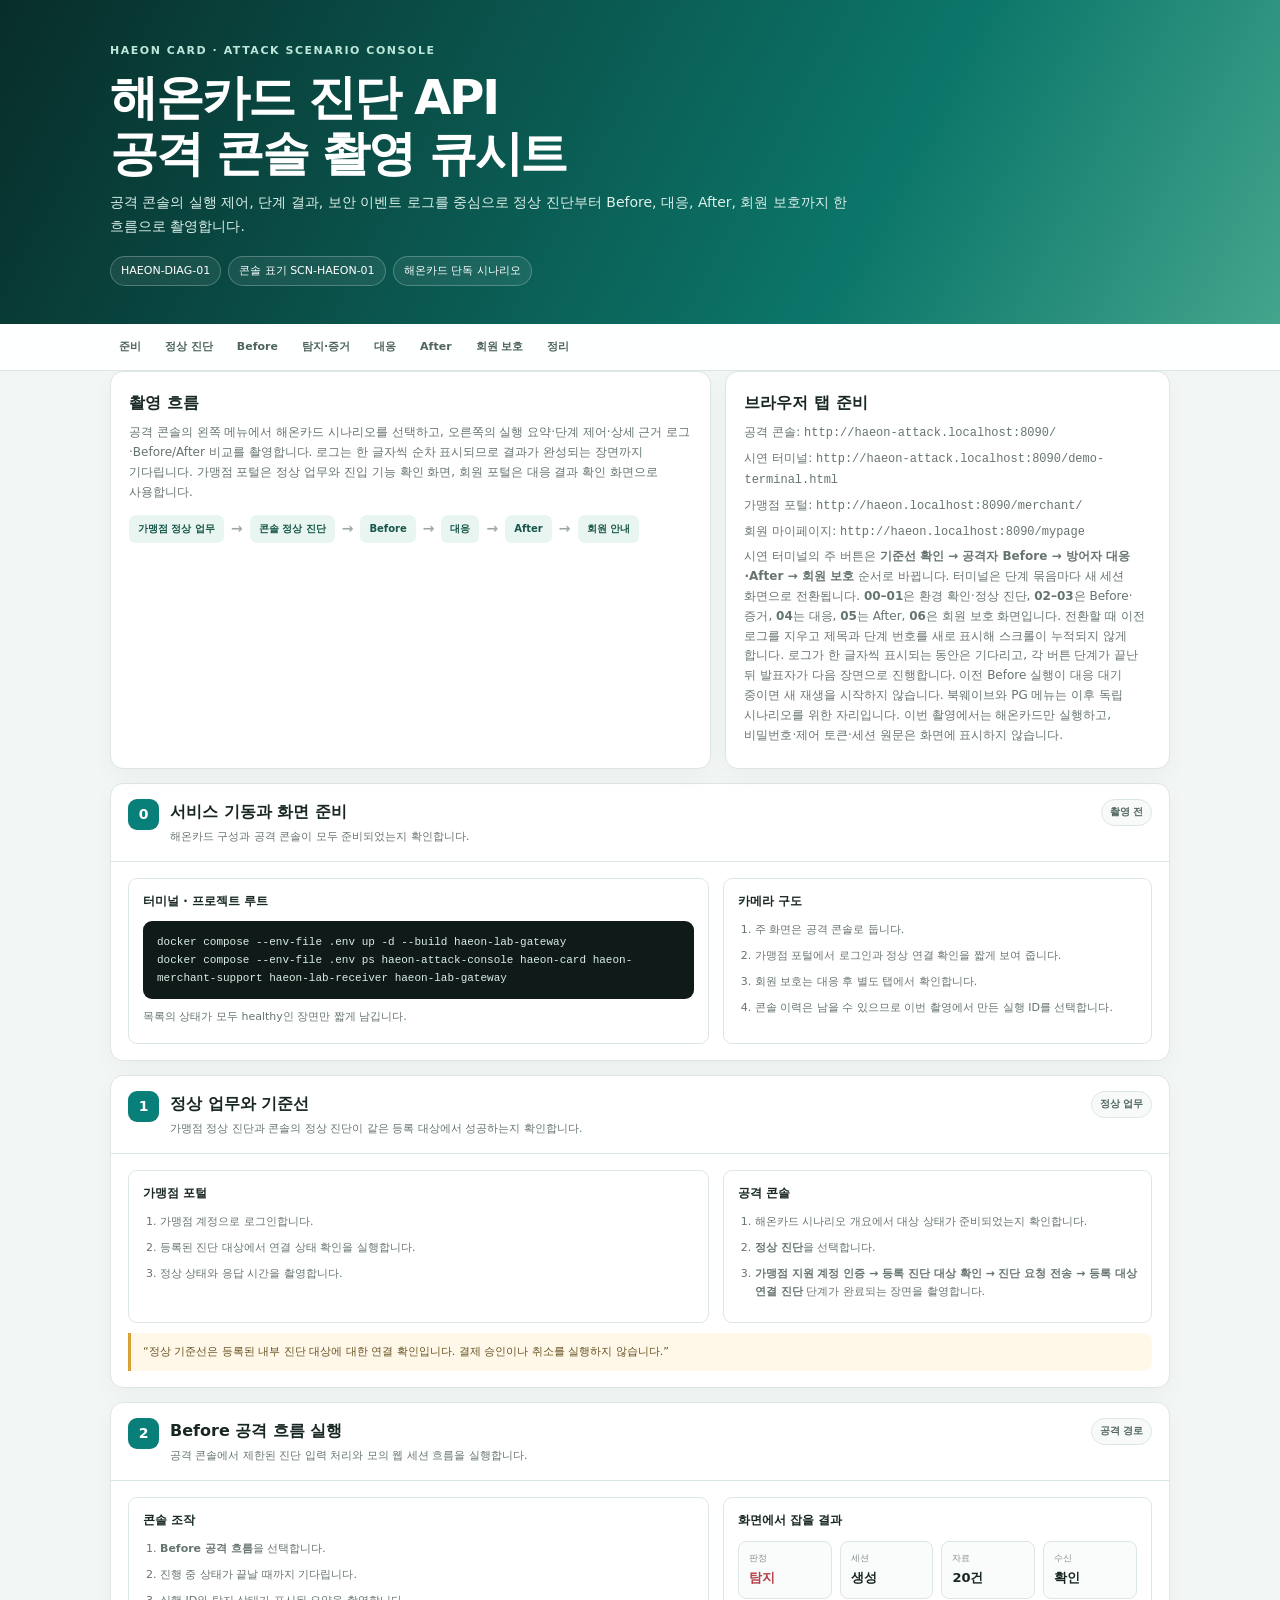
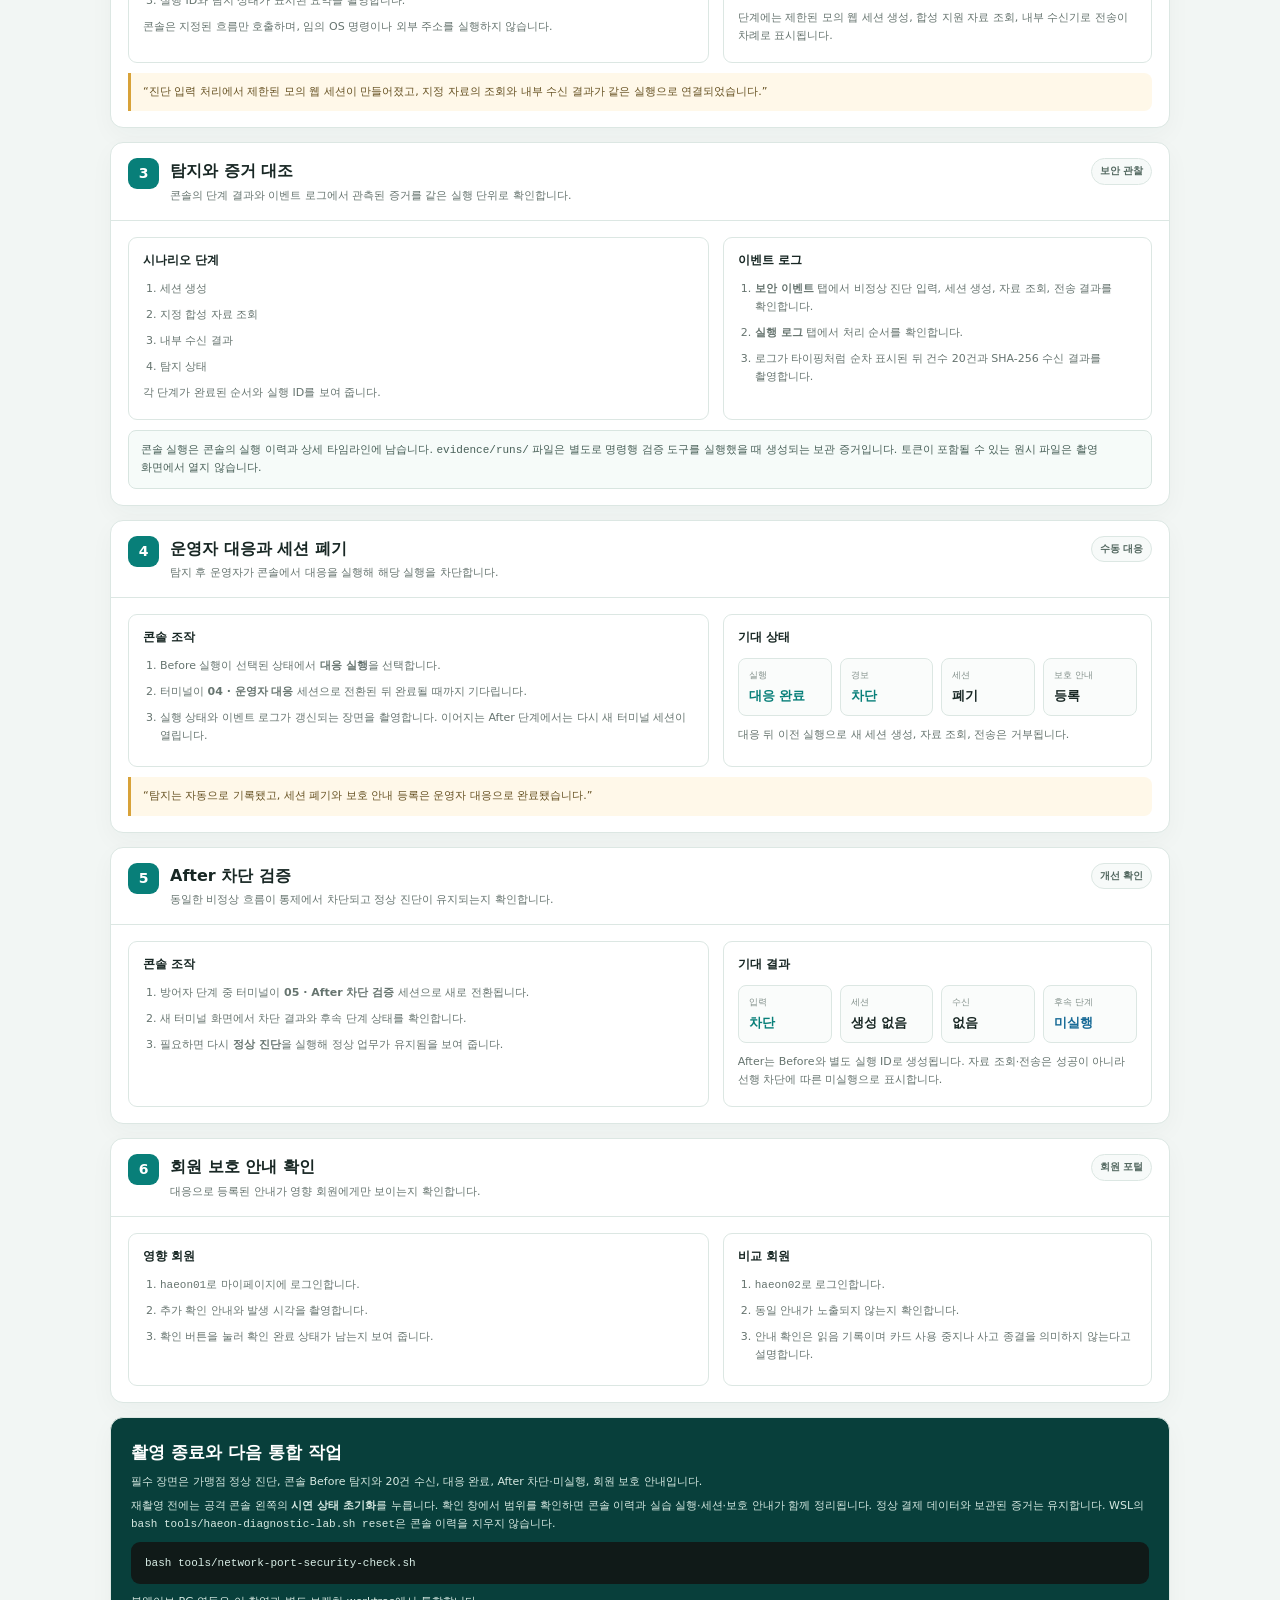
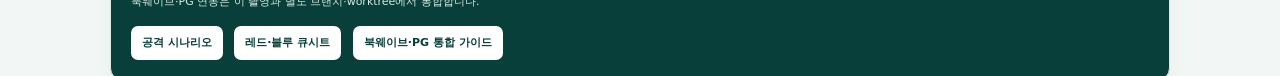
<file: docs/scenarios/haeon-lab-demo-shooting-guide-v1.0.html>
<!doctype html>
<html lang="ko">
<head>
  <meta charset="utf-8">
  <meta name="viewport" content="width=device-width,initial-scale=1">
  <meta name="color-scheme" content="light">
  <title>해온카드 공격 콘솔 시연 촬영 큐시트</title>
  <style>
    :root{--ink:#182724;--muted:#66746f;--line:#dce7e3;--paper:#fff;--bg:#f2f6f4;--brand:#087f79;--deep:#083f3b;--mint:#e8f5f0;--red:#b64048;--blue:#176a96;--terminal:#101a18}*{box-sizing:border-box}html{scroll-behavior:smooth}body{margin:0;background:var(--bg);color:var(--ink);font:14px/1.65 Pretendard,"Noto Sans KR",system-ui,sans-serif;word-break:keep-all}.wrap{max-width:1100px;margin:auto;padding:0 20px}.hero{padding:42px 0 38px;color:#fff;background:linear-gradient(118deg,#082d2a,#0c766a 68%,#43a58c)}.eyebrow{font-size:11px;letter-spacing:.14em;font-weight:850;color:#bde7da}.hero h1{margin:10px 0;font-size:clamp(30px,5vw,48px);line-height:1.16;letter-spacing:-.045em}.hero p{max-width:760px;margin:0;color:#ddf0ea}.meta,.flow{display:flex;flex-wrap:wrap;align-items:center;gap:7px}.meta{margin-top:18px}.pill{padding:5px 10px;border:1px solid #ffffff3d;border-radius:999px;background:#ffffff12;font-size:11px}.nav{position:sticky;top:0;z-index:5;border-bottom:1px solid var(--line);background:#ffffffed;backdrop-filter:blur(10px)}.nav .wrap{display:flex;gap:6px;overflow:auto;padding-top:8px;padding-bottom:8px}.nav a{padding:6px 9px;border-radius:7px;color:#4d635b;text-decoration:none;white-space:nowrap;font-size:11px;font-weight:800}.nav a:hover{color:var(--brand);background:var(--mint)}main{padding:22px 0 60px}.intro,.cols{display:grid;grid-template-columns:1.15fr .85fr;gap:14px}.card,.step,.finish{border:1px solid var(--line);border-radius:13px;background:var(--paper);box-shadow:0 8px 25px #173a3209}.card{padding:18px}.card h2,.card h3{margin:0 0 7px}.card h2{font-size:16px}.card h3{font-size:13px}.card p{margin:5px 0;color:var(--muted);font-size:12px}.flow{margin-top:12px}.flow span{padding:6px 9px;border-radius:7px;background:var(--mint);color:#175649;font-size:10px;font-weight:850}.flow b{color:#9ea9a5}.step{margin-top:14px;overflow:hidden;scroll-margin-top:58px}.head{display:flex;gap:11px;align-items:flex-start;padding:15px 17px;border-bottom:1px solid var(--line)}.num{display:grid;place-items:center;flex:0 0 31px;width:31px;height:31px;border-radius:9px;background:var(--brand);color:#fff;font-weight:900}.head h2{margin:0;font-size:16px}.head p{margin:2px 0 0;color:var(--muted);font-size:11px}.badge{margin-left:auto;padding:4px 8px;border:1px solid var(--line);border-radius:999px;background:#f7faf9;color:#52675f;font-size:10px;font-weight:850}.body{padding:16px 17px}.panel{padding:13px 14px;border:1px solid var(--line);border-radius:9px}.panel h3{margin:0 0 7px;font-size:12px}.panel p,.panel li{margin:4px 0;color:var(--muted);font-size:11px}.panel ol,.panel ul{margin:6px 0;padding-left:17px}.panel li{padding:2px 0}.terminal{margin:9px 0;padding:12px 14px;border-radius:9px;background:var(--terminal);color:#d8eee6;overflow:auto}.terminal pre{margin:0;white-space:pre-wrap;word-break:break-word;font:11px/1.65 ui-monospace,"Cascadia Mono",Consolas,monospace}.facts{display:grid;grid-template-columns:repeat(4,1fr);gap:8px;margin:10px 0}.fact{padding:9px 10px;border:1px solid var(--line);border-radius:8px;background:#fafcfb}.fact small{display:block;color:#84918c;font-size:9px}.fact strong{display:block;margin-top:2px;font-size:13px}.red{color:var(--red)}.green{color:var(--brand)}.blue{color:var(--blue)}.quote{margin-top:10px;padding:10px 12px;border-left:3px solid #d8a239;border-radius:0 8px 8px 0;background:#fff8e9;color:#665122;font-size:11px}.note{margin-top:10px;padding:10px 12px;border:1px solid #d8e5e0;border-radius:8px;background:#f6fbf9;color:#486058;font-size:11px}.finish{margin-top:14px;padding:20px;background:var(--deep);color:#fff}.finish h2{margin:0 0 7px;font-size:17px}.finish p{margin:5px 0;color:#d6e9e2;font-size:11px}.finish a{display:inline-block;margin:10px 7px 0 0;padding:8px 11px;border-radius:7px;background:#fff;color:var(--deep);text-decoration:none;font-size:11px;font-weight:850}.muted{color:var(--muted);font-size:11px}@media(max-width:760px){.intro,.cols{grid-template-columns:1fr}.facts{grid-template-columns:1fr 1fr}.head{flex-wrap:wrap}.badge{margin-left:42px}.wrap{padding-left:14px;padding-right:14px}.hero{padding:31px 0}.flow b{display:none}}@media print{.nav{display:none}.step,.card,.finish{break-inside:avoid;box-shadow:none}.hero{padding:25px 0}.wrap{padding-left:0;padding-right:0}body{background:#fff}}
  </style>
</head>
<body>
  <header class="hero">
    <div class="wrap">
      <div class="eyebrow">HAEON CARD · ATTACK SCENARIO CONSOLE</div>
      <h1>해온카드 진단 API<br>공격 콘솔 촬영 큐시트</h1>
      <p>공격 콘솔의 실행 제어, 단계 결과, 보안 이벤트 로그를 중심으로 정상 진단부터 Before, 대응, After, 회원 보호까지 한 흐름으로 촬영합니다.</p>
      <div class="meta"><span class="pill">HAEON-DIAG-01</span><span class="pill">콘솔 표기 SCN-HAEON-01</span><span class="pill">해온카드 단독 시나리오</span></div>
    </div>
  </header>
  <nav class="nav" aria-label="큐시트 목차"><div class="wrap"><a href="#prepare">준비</a><a href="#baseline">정상 진단</a><a href="#before">Before</a><a href="#evidence">탐지·증거</a><a href="#respond">대응</a><a href="#after">After</a><a href="#member">회원 보호</a><a href="#close">정리</a></div></nav>
  <main class="wrap">
    <section class="intro" id="prepare">
      <article class="card">
        <h2>촬영 흐름</h2>
        <p>공격 콘솔의 왼쪽 메뉴에서 해온카드 시나리오를 선택하고, 오른쪽의 실행 요약·단계 제어·상세 근거 로그·Before/After 비교를 촬영합니다. 로그는 한 글자씩 순차 표시되므로 결과가 완성되는 장면까지 기다립니다. 가맹점 포털은 정상 업무와 진입 기능 확인 화면, 회원 포털은 대응 결과 확인 화면으로 사용합니다.</p>
        <div class="flow"><span>가맹점 정상 업무</span><b>→</b><span>콘솔 정상 진단</span><b>→</b><span>Before</span><b>→</b><span>대응</span><b>→</b><span>After</span><b>→</b><span>회원 안내</span></div>
      </article>
      <article class="card">
        <h2>브라우저 탭 준비</h2>
        <p>공격 콘솔: <code>http://haeon-attack.localhost:8090/</code></p>
        <p>시연 터미널: <code>http://haeon-attack.localhost:8090/demo-terminal.html</code></p>
        <p>가맹점 포털: <code>http://haeon.localhost:8090/merchant/</code></p>
        <p>회원 마이페이지: <code>http://haeon.localhost:8090/mypage</code></p>
        <p class="muted">시연 터미널의 주 버튼은 <strong>기준선 확인 → 공격자 Before → 방어자 대응·After → 회원 보호</strong> 순서로 바뀝니다. 터미널은 단계 묶음마다 새 세션 화면으로 전환됩니다. <strong>00–01</strong>은 환경 확인·정상 진단, <strong>02–03</strong>은 Before·증거, <strong>04</strong>는 대응, <strong>05</strong>는 After, <strong>06</strong>은 회원 보호 화면입니다. 전환할 때 이전 로그를 지우고 제목과 단계 번호를 새로 표시해 스크롤이 누적되지 않게 합니다. 로그가 한 글자씩 표시되는 동안은 기다리고, 각 버튼 단계가 끝난 뒤 발표자가 다음 장면으로 진행합니다. 이전 Before 실행이 대응 대기 중이면 새 재생을 시작하지 않습니다. 북웨이브와 PG 메뉴는 이후 독립 시나리오를 위한 자리입니다. 이번 촬영에서는 해온카드만 실행하고, 비밀번호·제어 토큰·세션 원문은 화면에 표시하지 않습니다.</p>
      </article>
    </section>

    <section class="step">
      <div class="head"><div class="num">0</div><div><h2>서비스 기동과 화면 준비</h2><p>해온카드 구성과 공격 콘솔이 모두 준비되었는지 확인합니다.</p></div><span class="badge">촬영 전</span></div>
      <div class="body"><div class="cols">
        <article class="panel"><h3>터미널 · 프로젝트 루트</h3><div class="terminal"><pre>docker compose --env-file .env up -d --build haeon-lab-gateway
docker compose --env-file .env ps haeon-attack-console haeon-card haeon-merchant-support haeon-lab-receiver haeon-lab-gateway</pre></div><p>목록의 상태가 모두 healthy인 장면만 짧게 남깁니다.</p></article>
        <article class="panel"><h3>카메라 구도</h3><ol><li>주 화면은 공격 콘솔로 둡니다.</li><li>가맹점 포털에서 로그인과 정상 연결 확인을 짧게 보여 줍니다.</li><li>회원 보호는 대응 후 별도 탭에서 확인합니다.</li><li>콘솔 이력은 남을 수 있으므로 이번 촬영에서 만든 실행 ID를 선택합니다.</li></ol></article>
      </div></div>
    </section>

    <section class="step" id="baseline">
      <div class="head"><div class="num">1</div><div><h2>정상 업무와 기준선</h2><p>가맹점 정상 진단과 콘솔의 정상 진단이 같은 등록 대상에서 성공하는지 확인합니다.</p></div><span class="badge">정상 업무</span></div>
      <div class="body"><div class="cols">
        <article class="panel"><h3>가맹점 포털</h3><ol><li>가맹점 계정으로 로그인합니다.</li><li>등록된 진단 대상에서 연결 상태 확인을 실행합니다.</li><li>정상 상태와 응답 시간을 촬영합니다.</li></ol></article>
        <article class="panel"><h3>공격 콘솔</h3><ol><li>해온카드 시나리오 개요에서 대상 상태가 준비되었는지 확인합니다.</li><li><strong>정상 진단</strong>을 선택합니다.</li><li><strong>가맹점 지원 계정 인증 → 등록 진단 대상 확인 → 진단 요청 전송 → 등록 대상 연결 진단</strong> 단계가 완료되는 장면을 촬영합니다.</li></ol></article>
      </div><div class="quote">“정상 기준선은 등록된 내부 진단 대상에 대한 연결 확인입니다. 결제 승인이나 취소를 실행하지 않습니다.”</div></div>
    </section>

    <section class="step" id="before">
      <div class="head"><div class="num">2</div><div><h2>Before 공격 흐름 실행</h2><p>공격 콘솔에서 제한된 진단 입력 처리와 모의 웹 세션 흐름을 실행합니다.</p></div><span class="badge">공격 경로</span></div>
      <div class="body"><div class="cols">
        <article class="panel"><h3>콘솔 조작</h3><ol><li><strong>Before 공격 흐름</strong>을 선택합니다.</li><li>진행 중 상태가 끝날 때까지 기다립니다.</li><li>실행 ID와 탐지 상태가 표시된 요약을 촬영합니다.</li></ol><p>콘솔은 지정된 흐름만 호출하며, 임의 OS 명령이나 외부 주소를 실행하지 않습니다.</p></article>
        <article class="panel"><h3>화면에서 잡을 결과</h3><div class="facts"><div class="fact"><small>판정</small><strong class="red">탐지</strong></div><div class="fact"><small>세션</small><strong>생성</strong></div><div class="fact"><small>자료</small><strong>20건</strong></div><div class="fact"><small>수신</small><strong>확인</strong></div></div><p>단계에는 제한된 모의 웹 세션 생성, 합성 지원 자료 조회, 내부 수신기로 전송이 차례로 표시됩니다.</p></article>
      </div><div class="quote">“진단 입력 처리에서 제한된 모의 웹 세션이 만들어졌고, 지정 자료의 조회와 내부 수신 결과가 같은 실행으로 연결되었습니다.”</div></div>
    </section>

    <section class="step" id="evidence">
      <div class="head"><div class="num">3</div><div><h2>탐지와 증거 대조</h2><p>콘솔의 단계 결과와 이벤트 로그에서 관측된 증거를 같은 실행 단위로 확인합니다.</p></div><span class="badge">보안 관찰</span></div>
      <div class="body"><div class="cols">
        <article class="panel"><h3>시나리오 단계</h3><ol><li>세션 생성</li><li>지정 합성 자료 조회</li><li>내부 수신 결과</li><li>탐지 상태</li></ol><p>각 단계가 완료된 순서와 실행 ID를 보여 줍니다.</p></article>
        <article class="panel"><h3>이벤트 로그</h3><ol><li><strong>보안 이벤트</strong> 탭에서 비정상 진단 입력, 세션 생성, 자료 조회, 전송 결과를 확인합니다.</li><li><strong>실행 로그</strong> 탭에서 처리 순서를 확인합니다.</li><li>로그가 타이핑처럼 순차 표시된 뒤 건수 20건과 SHA-256 수신 결과를 촬영합니다.</li></ol></article>
      </div><div class="note">콘솔 실행은 콘솔의 실행 이력과 상세 타임라인에 남습니다. <code>evidence/runs/</code> 파일은 별도로 명령행 검증 도구를 실행했을 때 생성되는 보관 증거입니다. 토큰이 포함될 수 있는 원시 파일은 촬영 화면에서 열지 않습니다.</div></div>
    </section>

    <section class="step" id="respond">
      <div class="head"><div class="num">4</div><div><h2>운영자 대응과 세션 폐기</h2><p>탐지 후 운영자가 콘솔에서 대응을 실행해 해당 실행을 차단합니다.</p></div><span class="badge">수동 대응</span></div>
      <div class="body"><div class="cols">
        <article class="panel"><h3>콘솔 조작</h3><ol><li>Before 실행이 선택된 상태에서 <strong>대응 실행</strong>을 선택합니다.</li><li>터미널이 <strong>04 · 운영자 대응</strong> 세션으로 전환된 뒤 완료될 때까지 기다립니다.</li><li>실행 상태와 이벤트 로그가 갱신되는 장면을 촬영합니다. 이어지는 After 단계에서는 다시 새 터미널 세션이 열립니다.</li></ol></article>
        <article class="panel"><h3>기대 상태</h3><div class="facts"><div class="fact"><small>실행</small><strong class="green">대응 완료</strong></div><div class="fact"><small>경보</small><strong class="green">차단</strong></div><div class="fact"><small>세션</small><strong>폐기</strong></div><div class="fact"><small>보호 안내</small><strong>등록</strong></div></div><p>대응 뒤 이전 실행으로 새 세션 생성, 자료 조회, 전송은 거부됩니다.</p></article>
      </div><div class="quote">“탐지는 자동으로 기록됐고, 세션 폐기와 보호 안내 등록은 운영자 대응으로 완료됐습니다.”</div></div>
    </section>

    <section class="step" id="after">
      <div class="head"><div class="num">5</div><div><h2>After 차단 검증</h2><p>동일한 비정상 흐름이 통제에서 차단되고 정상 진단이 유지되는지 확인합니다.</p></div><span class="badge">개선 확인</span></div>
      <div class="body"><div class="cols">
        <article class="panel"><h3>콘솔 조작</h3><ol><li>방어자 단계 중 터미널이 <strong>05 · After 차단 검증</strong> 세션으로 새로 전환됩니다.</li><li>새 터미널 화면에서 차단 결과와 후속 단계 상태를 확인합니다.</li><li>필요하면 다시 <strong>정상 진단</strong>을 실행해 정상 업무가 유지됨을 보여 줍니다.</li></ol></article>
        <article class="panel"><h3>기대 결과</h3><div class="facts"><div class="fact"><small>입력</small><strong class="green">차단</strong></div><div class="fact"><small>세션</small><strong>생성 없음</strong></div><div class="fact"><small>수신</small><strong>없음</strong></div><div class="fact"><small>후속 단계</small><strong class="blue">미실행</strong></div></div><p>After는 Before와 별도 실행 ID로 생성됩니다. 자료 조회·전송은 성공이 아니라 선행 차단에 따른 미실행으로 표시합니다.</p></article>
      </div></div>
    </section>

    <section class="step" id="member">
      <div class="head"><div class="num">6</div><div><h2>회원 보호 안내 확인</h2><p>대응으로 등록된 안내가 영향 회원에게만 보이는지 확인합니다.</p></div><span class="badge">회원 포털</span></div>
      <div class="body"><div class="cols">
        <article class="panel"><h3>영향 회원</h3><ol><li><code>haeon01</code>로 마이페이지에 로그인합니다.</li><li>추가 확인 안내와 발생 시각을 촬영합니다.</li><li>확인 버튼을 눌러 확인 완료 상태가 남는지 보여 줍니다.</li></ol></article>
        <article class="panel"><h3>비교 회원</h3><ol><li><code>haeon02</code>로 로그인합니다.</li><li>동일 안내가 노출되지 않는지 확인합니다.</li><li>안내 확인은 읽음 기록이며 카드 사용 중지나 사고 종결을 의미하지 않는다고 설명합니다.</li></ol></article>
      </div></div>
    </section>

    <section class="finish" id="close">
      <h2>촬영 종료와 다음 통합 작업</h2>
      <p>필수 장면은 가맹점 정상 진단, 콘솔 Before 탐지와 20건 수신, 대응 완료, After 차단·미실행, 회원 보호 안내입니다.</p>
      <p>재촬영 전에는 공격 콘솔 왼쪽의 <strong>시연 상태 초기화</strong>를 누릅니다. 확인 창에서 범위를 확인하면 콘솔 이력과 실습 실행·세션·보호 안내가 함께 정리됩니다. 정상 결제 데이터와 보관된 증거는 유지합니다. WSL의 <code>bash tools/haeon-diagnostic-lab.sh reset</code>은 콘솔 이력을 지우지 않습니다.</p>
      <div class="terminal"><pre>bash tools/network-port-security-check.sh</pre></div>
      <p>북웨이브·PG 연동은 이 촬영과 별도 브랜치·worktree에서 통합합니다.</p>
      <a href="haeon-diagnostic-api-attack-scenario-v0.2.md">공격 시나리오</a>
      <a href="haeon-lab-incident-red-blue-shooting-guide-v1.0.html">레드·블루 큐시트</a>
      <a href="../handoff/bookwave-pg-haeon-integration-guide-v0.1.md">북웨이브·PG 통합 가이드</a>
    </section>
  </main>
</body>
</html>
</file>
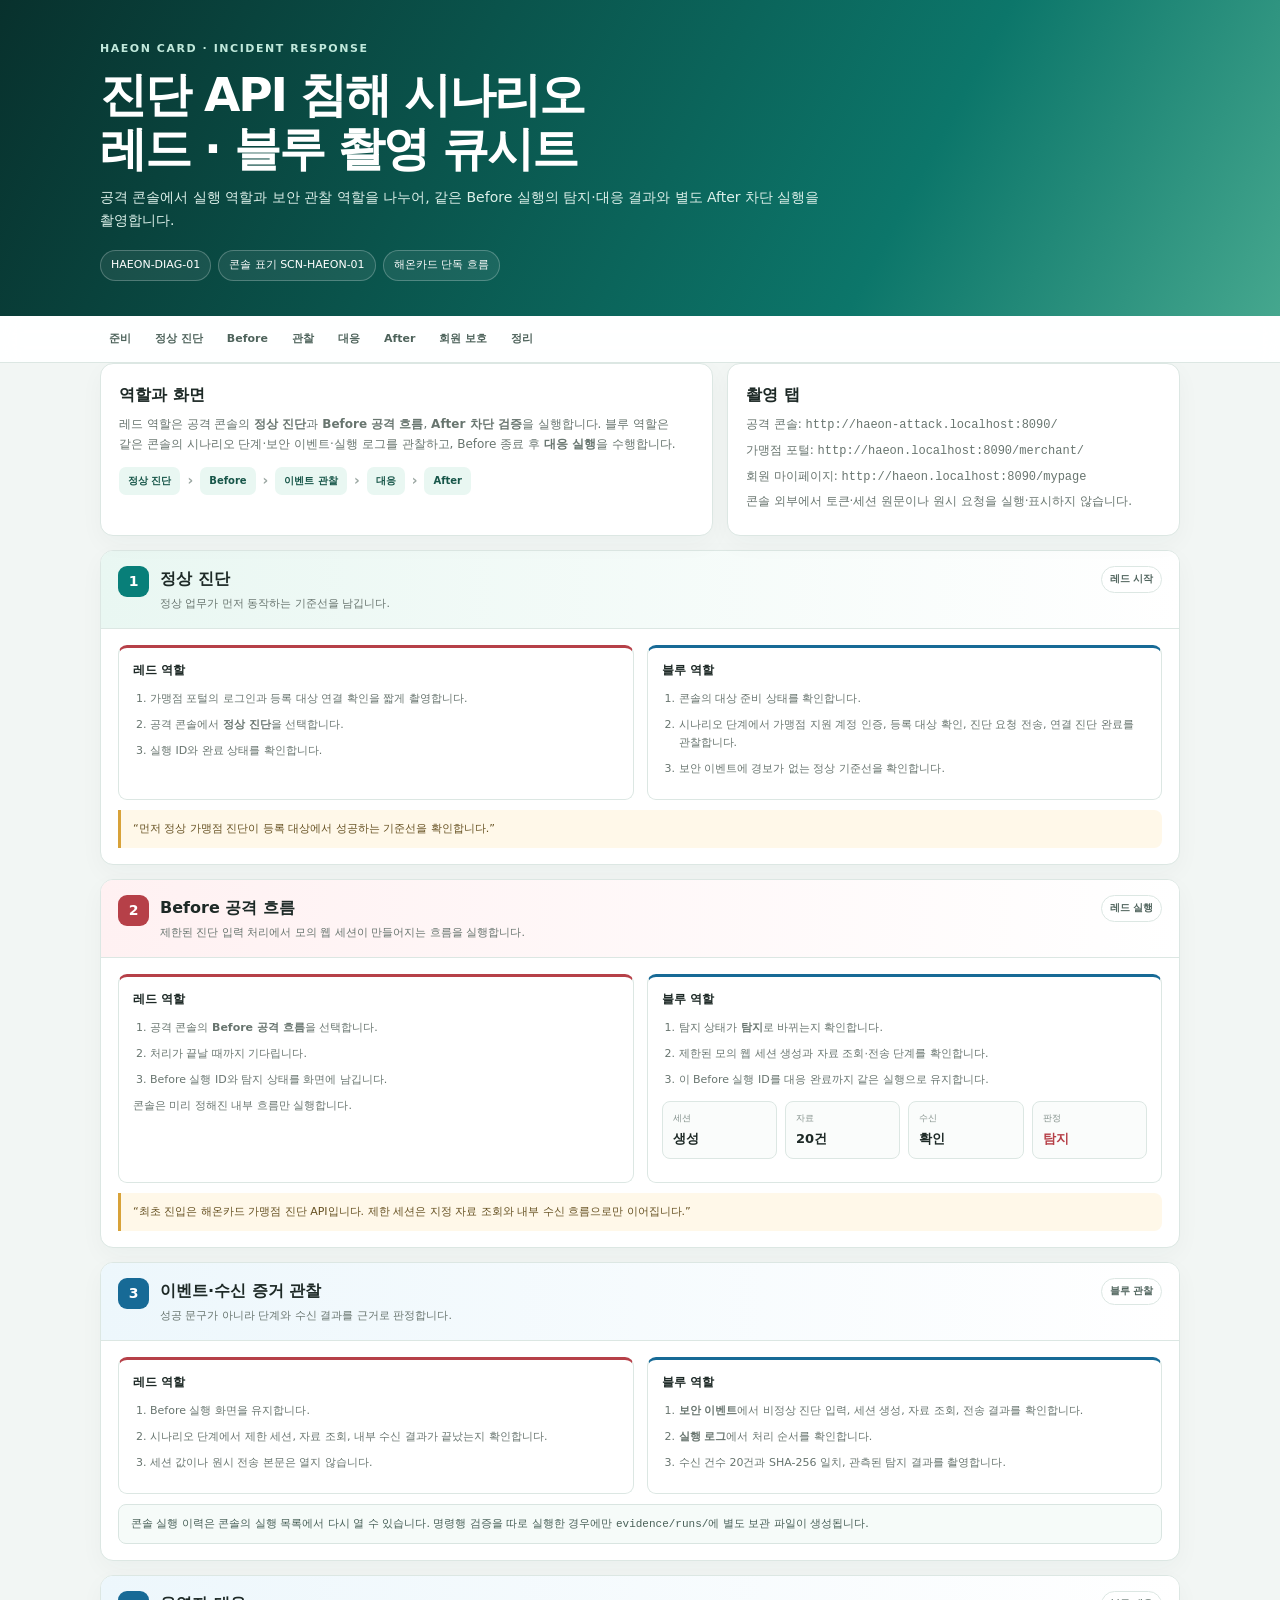
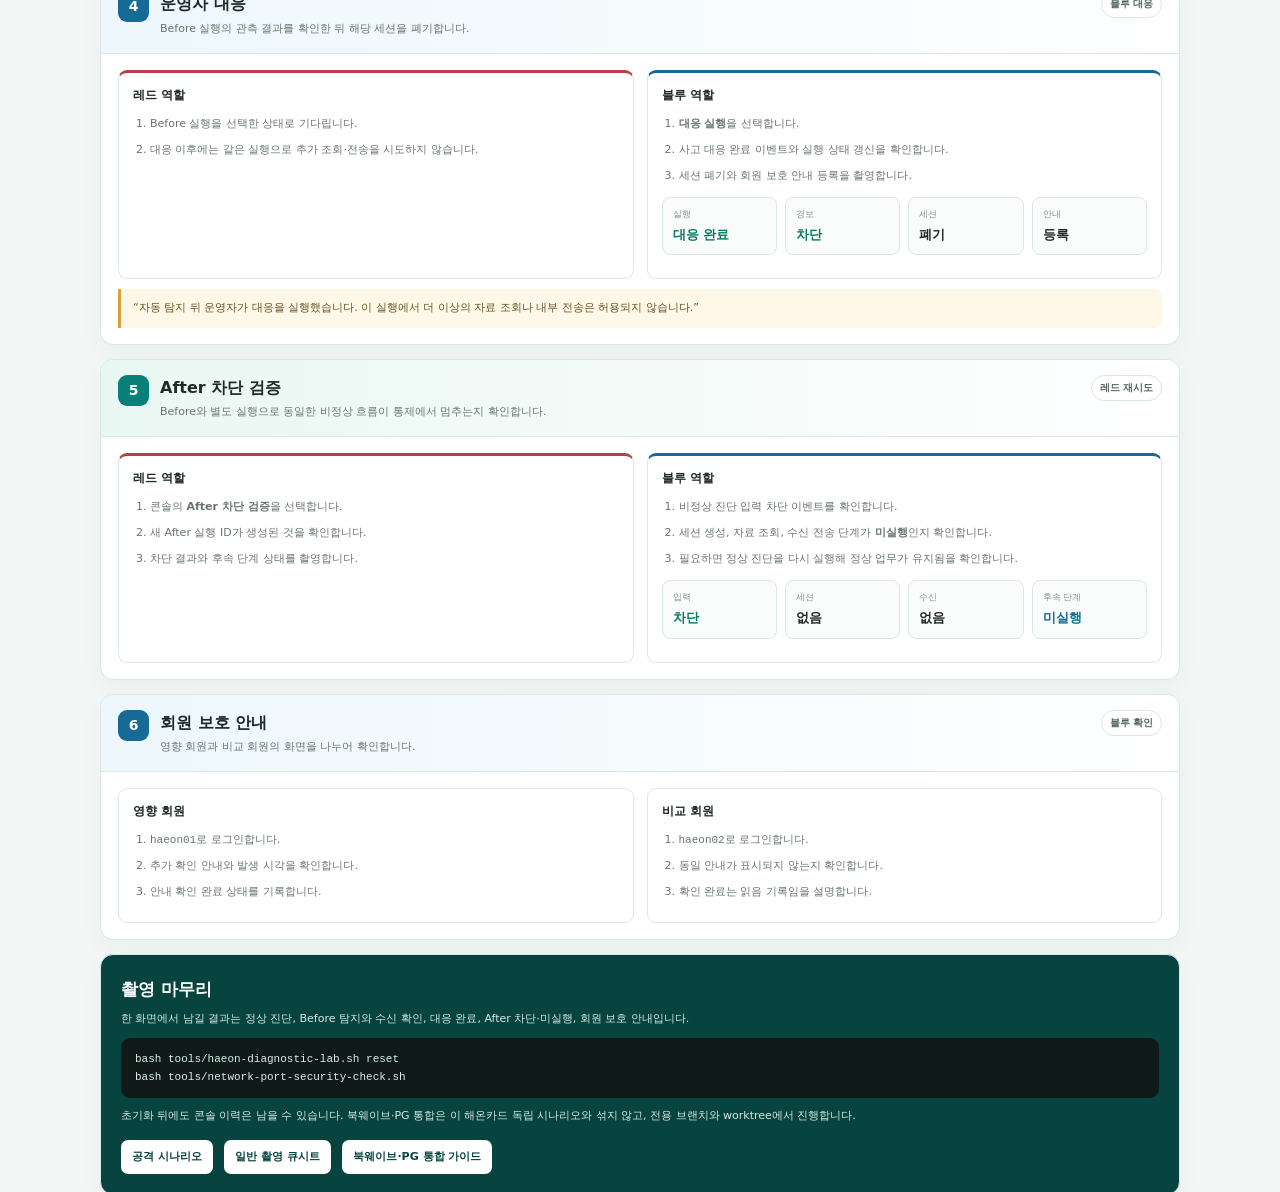
<file: docs/scenarios/haeon-lab-incident-red-blue-shooting-guide-v1.0.html>
<!doctype html>
<html lang="ko">
<head>
  <meta charset="utf-8">
  <meta name="viewport" content="width=device-width,initial-scale=1">
  <meta name="color-scheme" content="light">
  <title>해온카드 공격 콘솔 · 레드 블루 촬영 큐시트</title>
  <style>
    :root{--ink:#1d2926;--muted:#68756f;--line:#dce7e3;--paper:#fff;--bg:#f2f6f4;--brand:#087f79;--deep:#07443f;--red:#b64048;--red-bg:#fff1f2;--blue:#176a96;--blue-bg:#edf7fc;--green:#087a62;--green-bg:#e9f7f2;--amber:#8d5a0a;--terminal:#101a18}*{box-sizing:border-box}html{scroll-behavior:smooth}body{margin:0;background:var(--bg);color:var(--ink);font:14px/1.65 Pretendard,"Noto Sans KR",system-ui,sans-serif;word-break:keep-all}.wrap{max-width:1120px;margin:auto;padding:0 20px}.hero{padding:40px 0 35px;color:#fff;background:linear-gradient(118deg,#08312d,#0c766a 70%,#45a78e)}.brandline{font-size:11px;letter-spacing:.14em;color:#c1e9dc;font-weight:850}.hero h1{margin:10px 0;font-size:clamp(29px,5vw,47px);line-height:1.15;letter-spacing:-.045em}.hero p{max-width:780px;margin:0;color:#ddf0ea}.meta,.flow{display:flex;flex-wrap:wrap;align-items:center;gap:7px}.meta{margin-top:18px}.pill{padding:5px 10px;border:1px solid #ffffff3c;border-radius:999px;background:#ffffff12;font-size:11px}.nav{position:sticky;top:0;z-index:5;background:#ffffffed;border-bottom:1px solid var(--line);backdrop-filter:blur(10px)}.nav .wrap{display:flex;gap:6px;overflow:auto;padding-top:8px;padding-bottom:8px}.nav a{padding:6px 9px;border-radius:7px;color:#4e635b;text-decoration:none;white-space:nowrap;font-size:11px;font-weight:800}.nav a:hover{background:var(--green-bg);color:var(--brand)}main{padding:22px 0 60px}.intro{display:grid;grid-template-columns:1.15fr .85fr;gap:14px}.card,.step,.finish{border:1px solid var(--line);border-radius:13px;background:var(--paper);box-shadow:0 8px 25px #173a3209}.card{padding:18px}.card h2,.card h3{margin:0 0 7px}.card h2{font-size:16px}.card h3{font-size:13px}.card p{margin:5px 0;color:var(--muted);font-size:12px}.flow{margin-top:12px}.flow span{padding:6px 9px;border-radius:7px;background:var(--green-bg);color:#175649;font-size:10px;font-weight:850}.flow b{color:#9ba7a2}.step{margin-top:14px;overflow:hidden;scroll-margin-top:58px}.stephead{display:flex;align-items:flex-start;gap:11px;padding:15px 17px;border-bottom:1px solid var(--line)}.stephead.red{background:linear-gradient(90deg,var(--red-bg),#fff)}.stephead.blue{background:linear-gradient(90deg,var(--blue-bg),#fff)}.stephead.green{background:linear-gradient(90deg,var(--green-bg),#fff)}.stepnum{display:grid;place-items:center;flex:0 0 31px;width:31px;height:31px;border-radius:9px;background:var(--brand);color:#fff;font-weight:900}.red .stepnum{background:var(--red)}.blue .stepnum{background:var(--blue)}.stephead h2{margin:0;font-size:16px}.stephead p{margin:2px 0 0;color:var(--muted);font-size:11px}.badge{margin-left:auto;padding:4px 8px;border:1px solid var(--line);border-radius:999px;background:#fff;color:#52665f;font-size:10px;font-weight:850}.body{padding:16px 17px}.lanes{display:grid;grid-template-columns:1fr 1fr;gap:13px}.lane{padding:13px 14px;border:1px solid var(--line);border-radius:9px}.lane.red{border-top:3px solid var(--red)}.lane.blue{border-top:3px solid var(--blue)}.lane h3{margin:0 0 7px;font-size:12px}.lane p,.lane li{margin:4px 0;color:var(--muted);font-size:11px}.lane ol,.lane ul{margin:6px 0;padding-left:17px}.lane li{padding:2px 0}.facts{display:grid;grid-template-columns:repeat(4,1fr);gap:8px;margin:10px 0}.fact{padding:9px 10px;border:1px solid var(--line);border-radius:8px;background:#fafcfb}.fact small{display:block;color:#84918c;font-size:9px}.fact strong{display:block;margin-top:2px;font-size:13px}.redtext{color:var(--red)}.bluetext{color:var(--blue)}.greentext{color:var(--green)}.note,.say{margin-top:10px;padding:10px 12px;border-radius:8px;font-size:11px}.note{border:1px solid #d9e5e1;background:#f6fbf9;color:#486058}.say{border-left:3px solid #d8a239;border-radius:0 8px 8px 0;background:#fff8e9;color:#665122}.terminal{margin:9px 0;padding:12px 14px;border-radius:9px;background:var(--terminal);color:#d8eee6;overflow:auto}.terminal pre{margin:0;white-space:pre-wrap;word-break:break-word;font:11px/1.65 ui-monospace,"Cascadia Mono",Consolas,monospace}.finish{margin-top:14px;padding:20px;background:var(--deep);color:#fff}.finish h2{margin:0 0 7px;font-size:17px}.finish p{margin:5px 0;color:#d6e9e2;font-size:11px}.finish a{display:inline-block;margin:10px 7px 0 0;padding:8px 11px;border-radius:7px;background:#fff;color:var(--deep);text-decoration:none;font-size:11px;font-weight:850}@media(max-width:760px){.intro,.lanes{grid-template-columns:1fr}.facts{grid-template-columns:1fr 1fr}.stephead{flex-wrap:wrap}.badge{margin-left:42px}.wrap{padding-left:14px;padding-right:14px}.hero{padding:30px 0}.flow b{display:none}}@media print{.nav{display:none}.card,.step,.finish{break-inside:avoid;box-shadow:none}.hero{padding:25px 0}.wrap{padding-left:0;padding-right:0}body{background:#fff}}
  </style>
</head>
<body>
  <header class="hero">
    <div class="wrap">
      <div class="brandline">HAEON CARD · INCIDENT RESPONSE</div>
      <h1>진단 API 침해 시나리오<br>레드 · 블루 촬영 큐시트</h1>
      <p>공격 콘솔에서 실행 역할과 보안 관찰 역할을 나누어, 같은 Before 실행의 탐지·대응 결과와 별도 After 차단 실행을 촬영합니다.</p>
      <div class="meta"><span class="pill">HAEON-DIAG-01</span><span class="pill">콘솔 표기 SCN-HAEON-01</span><span class="pill">해온카드 단독 흐름</span></div>
    </div>
  </header>
  <nav class="nav" aria-label="레드 블루 큐시트 목차"><div class="wrap"><a href="#prepare">준비</a><a href="#baseline">정상 진단</a><a href="#before">Before</a><a href="#evidence">관찰</a><a href="#response">대응</a><a href="#after">After</a><a href="#member">회원 보호</a><a href="#close">정리</a></div></nav>
  <main class="wrap">
    <section class="intro" id="prepare">
      <article class="card">
        <h2>역할과 화면</h2>
        <p>레드 역할은 공격 콘솔의 <strong>정상 진단</strong>과 <strong>Before 공격 흐름</strong>, <strong>After 차단 검증</strong>을 실행합니다. 블루 역할은 같은 콘솔의 시나리오 단계·보안 이벤트·실행 로그를 관찰하고, Before 종료 후 <strong>대응 실행</strong>을 수행합니다.</p>
        <div class="flow"><span>정상 진단</span><b>›</b><span>Before</span><b>›</b><span>이벤트 관찰</span><b>›</b><span>대응</span><b>›</b><span>After</span></div>
      </article>
      <article class="card">
        <h2>촬영 탭</h2>
        <p>공격 콘솔: <code>http://haeon-attack.localhost:8090/</code></p>
        <p>가맹점 포털: <code>http://haeon.localhost:8090/merchant/</code></p>
        <p>회원 마이페이지: <code>http://haeon.localhost:8090/mypage</code></p>
        <p>콘솔 외부에서 토큰·세션 원문이나 원시 요청을 실행·표시하지 않습니다.</p>
      </article>
    </section>

    <section class="step" id="baseline">
      <div class="stephead green"><div class="stepnum">1</div><div><h2>정상 진단</h2><p>정상 업무가 먼저 동작하는 기준선을 남깁니다.</p></div><span class="badge">레드 시작</span></div>
      <div class="body"><div class="lanes">
        <article class="lane red"><h3>레드 역할</h3><ol><li>가맹점 포털의 로그인과 등록 대상 연결 확인을 짧게 촬영합니다.</li><li>공격 콘솔에서 <strong>정상 진단</strong>을 선택합니다.</li><li>실행 ID와 완료 상태를 확인합니다.</li></ol></article>
        <article class="lane blue"><h3>블루 역할</h3><ol><li>콘솔의 대상 준비 상태를 확인합니다.</li><li>시나리오 단계에서 가맹점 지원 계정 인증, 등록 대상 확인, 진단 요청 전송, 연결 진단 완료를 관찰합니다.</li><li>보안 이벤트에 경보가 없는 정상 기준선을 확인합니다.</li></ol></article>
      </div><div class="say">“먼저 정상 가맹점 진단이 등록 대상에서 성공하는 기준선을 확인합니다.”</div></div>
    </section>

    <section class="step" id="before">
      <div class="stephead red"><div class="stepnum">2</div><div><h2>Before 공격 흐름</h2><p>제한된 진단 입력 처리에서 모의 웹 세션이 만들어지는 흐름을 실행합니다.</p></div><span class="badge">레드 실행</span></div>
      <div class="body"><div class="lanes">
        <article class="lane red"><h3>레드 역할</h3><ol><li>공격 콘솔의 <strong>Before 공격 흐름</strong>을 선택합니다.</li><li>처리가 끝날 때까지 기다립니다.</li><li>Before 실행 ID와 탐지 상태를 화면에 남깁니다.</li></ol><p>콘솔은 미리 정해진 내부 흐름만 실행합니다.</p></article>
        <article class="lane blue"><h3>블루 역할</h3><ol><li>탐지 상태가 <strong>탐지</strong>로 바뀌는지 확인합니다.</li><li>제한된 모의 웹 세션 생성과 자료 조회·전송 단계를 확인합니다.</li><li>이 Before 실행 ID를 대응 완료까지 같은 실행으로 유지합니다.</li></ol><div class="facts"><div class="fact"><small>세션</small><strong>생성</strong></div><div class="fact"><small>자료</small><strong>20건</strong></div><div class="fact"><small>수신</small><strong>확인</strong></div><div class="fact"><small>판정</small><strong class="redtext">탐지</strong></div></div></article>
      </div><div class="say">“최초 진입은 해온카드 가맹점 진단 API입니다. 제한 세션은 지정 자료 조회와 내부 수신 흐름으로만 이어집니다.”</div></div>
    </section>

    <section class="step" id="evidence">
      <div class="stephead blue"><div class="stepnum">3</div><div><h2>이벤트·수신 증거 관찰</h2><p>성공 문구가 아니라 단계와 수신 결과를 근거로 판정합니다.</p></div><span class="badge">블루 관찰</span></div>
      <div class="body"><div class="lanes">
        <article class="lane red"><h3>레드 역할</h3><ol><li>Before 실행 화면을 유지합니다.</li><li>시나리오 단계에서 제한 세션, 자료 조회, 내부 수신 결과가 끝났는지 확인합니다.</li><li>세션 값이나 원시 전송 본문은 열지 않습니다.</li></ol></article>
        <article class="lane blue"><h3>블루 역할</h3><ol><li><strong>보안 이벤트</strong>에서 비정상 진단 입력, 세션 생성, 자료 조회, 전송 결과를 확인합니다.</li><li><strong>실행 로그</strong>에서 처리 순서를 확인합니다.</li><li>수신 건수 20건과 SHA-256 일치, 관측된 탐지 결과를 촬영합니다.</li></ol></article>
      </div><div class="note">콘솔 실행 이력은 콘솔의 실행 목록에서 다시 열 수 있습니다. 명령행 검증을 따로 실행한 경우에만 <code>evidence/runs/</code>에 별도 보관 파일이 생성됩니다.</div></div>
    </section>

    <section class="step" id="response">
      <div class="stephead blue"><div class="stepnum">4</div><div><h2>운영자 대응</h2><p>Before 실행의 관측 결과를 확인한 뒤 해당 세션을 폐기합니다.</p></div><span class="badge">블루 대응</span></div>
      <div class="body"><div class="lanes">
        <article class="lane red"><h3>레드 역할</h3><ol><li>Before 실행을 선택한 상태로 기다립니다.</li><li>대응 이후에는 같은 실행으로 추가 조회·전송을 시도하지 않습니다.</li></ol></article>
        <article class="lane blue"><h3>블루 역할</h3><ol><li><strong>대응 실행</strong>을 선택합니다.</li><li>사고 대응 완료 이벤트와 실행 상태 갱신을 확인합니다.</li><li>세션 폐기와 회원 보호 안내 등록을 촬영합니다.</li></ol><div class="facts"><div class="fact"><small>실행</small><strong class="greentext">대응 완료</strong></div><div class="fact"><small>경보</small><strong class="greentext">차단</strong></div><div class="fact"><small>세션</small><strong>폐기</strong></div><div class="fact"><small>안내</small><strong>등록</strong></div></div></article>
      </div><div class="say">“자동 탐지 뒤 운영자가 대응을 실행했습니다. 이 실행에서 더 이상의 자료 조회나 내부 전송은 허용되지 않습니다.”</div></div>
    </section>

    <section class="step" id="after">
      <div class="stephead green"><div class="stepnum">5</div><div><h2>After 차단 검증</h2><p>Before와 별도 실행으로 동일한 비정상 흐름이 통제에서 멈추는지 확인합니다.</p></div><span class="badge">레드 재시도</span></div>
      <div class="body"><div class="lanes">
        <article class="lane red"><h3>레드 역할</h3><ol><li>콘솔의 <strong>After 차단 검증</strong>을 선택합니다.</li><li>새 After 실행 ID가 생성된 것을 확인합니다.</li><li>차단 결과와 후속 단계 상태를 촬영합니다.</li></ol></article>
        <article class="lane blue"><h3>블루 역할</h3><ol><li>비정상 진단 입력 차단 이벤트를 확인합니다.</li><li>세션 생성, 자료 조회, 수신 전송 단계가 <strong>미실행</strong>인지 확인합니다.</li><li>필요하면 정상 진단을 다시 실행해 정상 업무가 유지됨을 확인합니다.</li></ol><div class="facts"><div class="fact"><small>입력</small><strong class="greentext">차단</strong></div><div class="fact"><small>세션</small><strong>없음</strong></div><div class="fact"><small>수신</small><strong>없음</strong></div><div class="fact"><small>후속 단계</small><strong class="bluetext">미실행</strong></div></div></article>
      </div></div>
    </section>

    <section class="step" id="member">
      <div class="stephead blue"><div class="stepnum">6</div><div><h2>회원 보호 안내</h2><p>영향 회원과 비교 회원의 화면을 나누어 확인합니다.</p></div><span class="badge">블루 확인</span></div>
      <div class="body"><div class="lanes">
        <article class="lane"><h3>영향 회원</h3><ol><li><code>haeon01</code>로 로그인합니다.</li><li>추가 확인 안내와 발생 시각을 확인합니다.</li><li>안내 확인 완료 상태를 기록합니다.</li></ol></article>
        <article class="lane"><h3>비교 회원</h3><ol><li><code>haeon02</code>로 로그인합니다.</li><li>동일 안내가 표시되지 않는지 확인합니다.</li><li>확인 완료는 읽음 기록임을 설명합니다.</li></ol></article>
      </div></div>
    </section>

    <section class="finish" id="close">
      <h2>촬영 마무리</h2>
      <p>한 화면에서 남길 결과는 정상 진단, Before 탐지와 수신 확인, 대응 완료, After 차단·미실행, 회원 보호 안내입니다.</p>
      <div class="terminal"><pre>bash tools/haeon-diagnostic-lab.sh reset
bash tools/network-port-security-check.sh</pre></div>
      <p>초기화 뒤에도 콘솔 이력은 남을 수 있습니다. 북웨이브·PG 통합은 이 해온카드 독립 시나리오와 섞지 않고, 전용 브랜치와 worktree에서 진행합니다.</p>
      <a href="haeon-diagnostic-api-attack-scenario-v0.2.md">공격 시나리오</a>
      <a href="haeon-lab-demo-shooting-guide-v1.0.html">일반 촬영 큐시트</a>
      <a href="../handoff/bookwave-pg-haeon-integration-guide-v0.1.md">북웨이브·PG 통합 가이드</a>
    </section>
  </main>
</body>
</html>
</file>
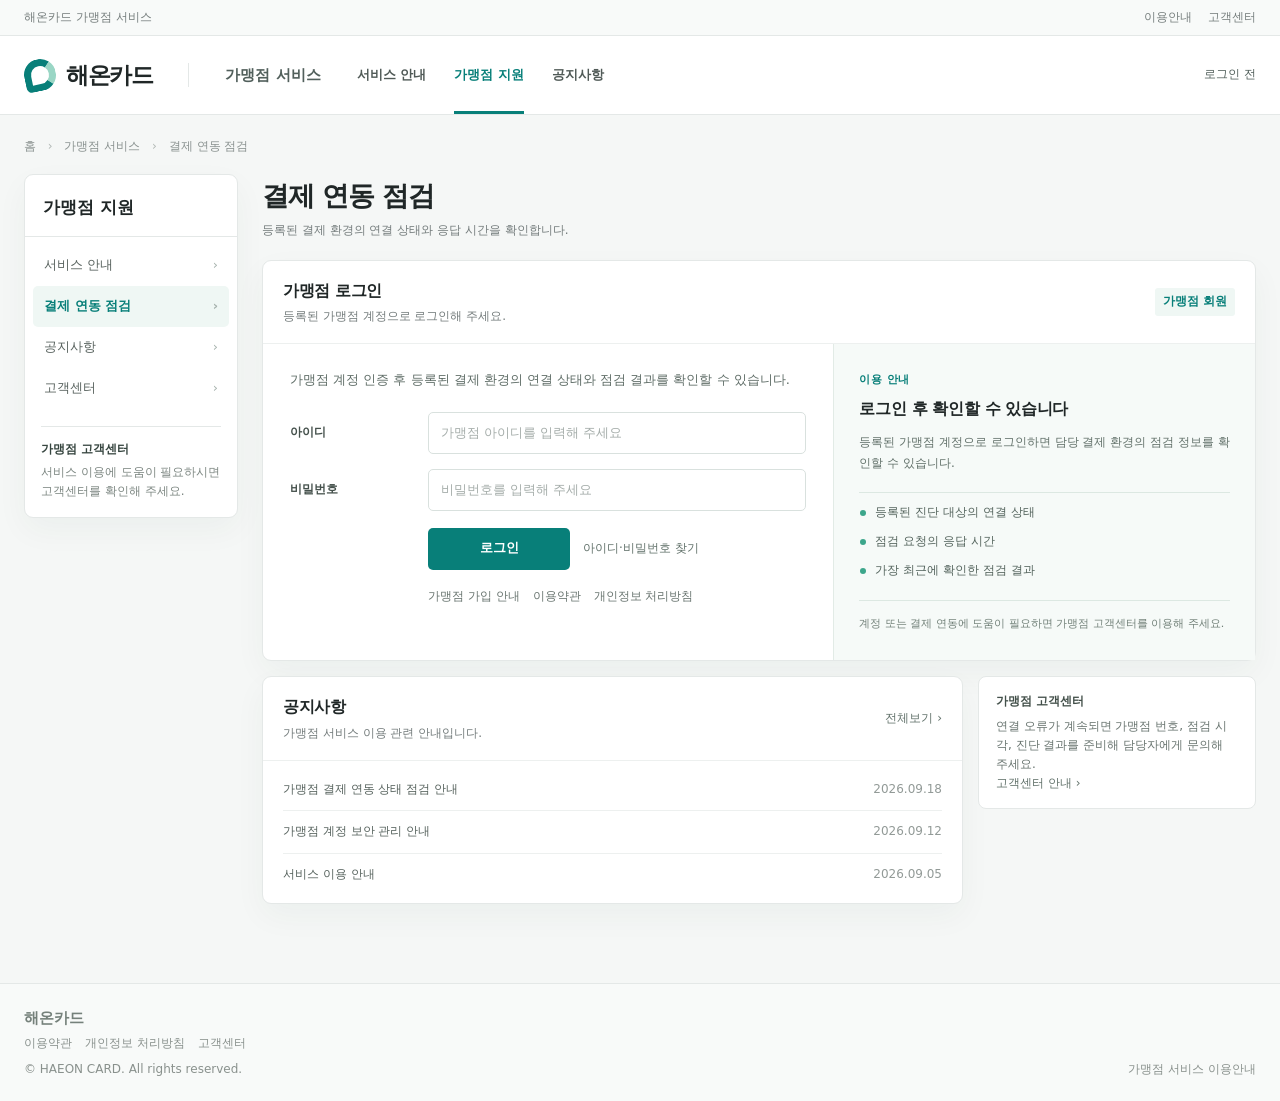
<file: services/haeon-merchant-support/src/main/resources/static/merchant.html>
<!doctype html>
<html lang="ko">
<head>
  <meta charset="utf-8">
  <meta name="viewport" content="width=device-width, initial-scale=1">
  <meta name="robots" content="noindex">
  <meta name="theme-color" content="#087f79">
  <title>가맹점 서비스 | 해온카드</title>
  <style>
    :root{--brand:#087f79;--brand-dark:#075f5b;--ink:#202727;--muted:#747c7c;--line:#e4e8e7;--page:#f5f7f6;--white:#fff;--mint:#eff7f4;--success:#087a62;--error:#b43c43;--shadow:0 12px 32px #183d350b}
    *{box-sizing:border-box}html{scroll-behavior:smooth}body{margin:0;min-height:100vh;background:var(--page);color:var(--ink);font-family:"Pretendard Variable",Pretendard,"Noto Sans KR","Malgun Gothic",system-ui,sans-serif;font-size:14px;line-height:1.6}button,input,select{font:inherit}a{color:inherit;text-decoration:none}button,a,input,select{ -webkit-tap-highlight-color:transparent}button:focus-visible,a:focus-visible,input:focus-visible,select:focus-visible{outline:3px solid #0c948b;outline-offset:3px}.wrap{width:min(1240px,calc(100% - 48px));margin:auto}
    .utility{height:36px;background:#f8faf9;border-bottom:1px solid var(--line);color:#777f7e;font-size:12px}.utility .wrap{height:100%;display:flex;align-items:center;justify-content:space-between}.utility-links{display:flex;align-items:center;gap:16px}.utility a:hover{color:var(--brand)}
    .header{background:#fff;border-bottom:1px solid var(--line)}.header .wrap{height:78px;display:flex;align-items:center;gap:36px}.brand{display:flex;align-items:center;gap:10px;flex-shrink:0}.brand-mark{width:32px;height:32px;border:7px solid var(--brand);border-right-color:#9ad6c5;border-radius:50% 50% 50% 6px;transform:rotate(-12deg)}.brand-name{font-size:23px;font-weight:800;letter-spacing:-1.4px}.brand-divider{height:24px;width:1px;background:var(--line)}.portal-name{font-size:15px;font-weight:700;color:#52605c}.main-nav{height:100%;display:flex;align-items:center;gap:28px;color:#505a57;font-size:13px;font-weight:650}.main-nav a{height:100%;display:flex;align-items:center;position:relative;white-space:nowrap}.main-nav a.active{color:var(--brand)}.main-nav a.active:after{content:"";position:absolute;bottom:0;left:0;right:0;height:3px;background:var(--brand)}.header-actions{margin-left:auto;display:flex;align-items:center;gap:10px}.merchant-status{font-size:12px;color:#52605c}.btn-outline{border:1px solid var(--line);background:#fff;border-radius:5px;padding:8px 13px;font-size:12px;color:#46514d;cursor:pointer}.btn-outline:hover{border-color:#9dcac0;color:var(--brand)}
    main{padding:22px 0 64px}.breadcrumb{font-size:12px;color:#8a9290;margin:0 0 18px}.breadcrumb span{padding:0 8px;color:#b0b7b4}.layout{display:grid;grid-template-columns:214px minmax(0,1fr);gap:24px}.sidebar{align-self:start;background:#fff;border:1px solid var(--line);border-radius:9px;overflow:hidden;box-shadow:var(--shadow)}.side-title{padding:19px 18px 15px;font-size:17px;font-weight:800;border-bottom:1px solid var(--line)}.side-nav{padding:8px}.side-nav a{display:flex;align-items:center;justify-content:space-between;padding:10px 11px;border-radius:5px;color:#59635f;font-size:13px}.side-nav a:hover{background:#f6f9f8;color:var(--brand)}.side-nav a.active{background:var(--mint);color:var(--brand);font-weight:750}.side-arrow{color:#a6b2ad}.side-help{margin:9px 16px 16px;padding-top:13px;border-top:1px solid var(--line);font-size:12px;color:#7d8782}.side-help strong{display:block;margin-bottom:4px;color:#374640;font-size:12px}
    .content{min-width:0}.page-heading{display:flex;justify-content:space-between;align-items:flex-end;gap:18px;margin:0 0 19px}.page-heading h1{font-size:27px;letter-spacing:-1.1px;margin:0 0 4px}.page-heading p{font-size:12px;color:var(--muted);margin:0}.heading-meta{font-size:12px;color:#77817d;white-space:nowrap}.heading-meta strong{color:#4d5d56}
    .summary-grid{display:grid;grid-template-columns:repeat(3,minmax(0,1fr));gap:12px;margin-bottom:16px}.summary-card{background:#fff;border:1px solid var(--line);border-radius:8px;padding:15px 17px;min-height:88px}.summary-card small{display:block;color:#89918e;font-size:12px}.summary-card strong{display:block;margin-top:4px;font-size:15px;letter-spacing:-.25px}.summary-card .status-dot{display:inline-block;width:7px;height:7px;margin:0 6px 1px 0;background:#bdc7c3;border-radius:50%}.summary-card .status-dot.ready{background:#13a077}
    .panel{background:#fff;border:1px solid var(--line);border-radius:9px;box-shadow:var(--shadow);margin-bottom:15px}.panel-head{display:flex;align-items:center;justify-content:space-between;gap:12px;padding:17px 20px;border-bottom:1px solid #edf0ef}.panel-head h2{font-size:16px;margin:0;letter-spacing:-.35px}.panel-head p{font-size:12px;margin:4px 0 0;color:var(--muted)}.panel-body{padding:19px 20px}.panel-tag{font-size:12px;color:var(--brand);background:var(--mint);padding:4px 8px;border-radius:3px;font-weight:700}
    .work-grid{display:grid;grid-template-columns:minmax(0,1fr) 278px;gap:15px;align-items:start}.form-row{display:grid;grid-template-columns:112px minmax(0,1fr);align-items:center;gap:12px;margin-bottom:15px}.form-row label{font-size:12px;font-weight:700;color:#45514c}.field{height:42px;width:100%;padding:0 12px;border:1px solid #d9e1de;border-radius:5px;background:#fff;color:#27312d;font-size:13px}.field::placeholder{color:#a6aeab}.primary-btn{min-height:42px;border:0;border-radius:5px;background:var(--brand);color:#fff;padding:0 19px;font-size:13px;font-weight:750;cursor:pointer}.primary-btn:hover{background:var(--brand-dark)}.primary-btn:disabled{opacity:.58;cursor:wait}.form-actions{display:flex;align-items:center;gap:13px;margin:17px 0 0 124px}.text-link{border:0;background:none;padding:7px 0;color:#62726b;font-size:12px;cursor:pointer}.text-link:hover{color:var(--brand)}.form-error{margin:13px 0 0 124px;color:var(--error);font-size:12px}.form-error:empty{display:none}
    .login-panel{margin:0 0 15px}.login-panel .panel-body{padding:0}.login-layout{display:grid;grid-template-columns:minmax(0,1.15fr) minmax(280px,.85fr);align-items:stretch}.login-form-area{padding:25px 27px}.login-intro{margin:0 0 21px;color:#5f6d67;font-size:13px;line-height:1.65}.login-panel .form-row{grid-template-columns:126px minmax(0,1fr)}.login-panel .form-actions,.login-panel .form-error{margin-left:138px}.login-panel .primary-btn{min-width:142px}.login-links{display:flex;gap:13px;margin:17px 0 0 138px;color:#697570;font-size:12px}.login-links a:hover{color:var(--brand)}.login-guide{padding:27px 25px;background:#f6faf8;border-left:1px solid #e2ebe6}.login-guide .guide-eyebrow{display:block;margin-bottom:7px;color:var(--brand);font-size:11px;font-weight:800;letter-spacing:.04em}.login-guide h3{margin:0 0 10px;font-size:16px;letter-spacing:-.35px}.login-guide p{margin:0;color:#62716a;font-size:12px;line-height:1.75}.login-guide ul{list-style:none;padding:0;margin:18px 0 0;border-top:1px solid #dce8e2}.login-guide li{position:relative;padding:10px 0 0 16px;color:#54645d;font-size:12px}.login-guide li:before{content:"";position:absolute;top:17px;left:1px;width:6px;height:6px;border-radius:50%;background:#3ca68b}.login-guide .guide-note{margin-top:20px;padding-top:13px;border-top:1px solid #dce8e2;color:#718078;font-size:11px}
    .guide-panel{border:1px solid #e3ebe7;background:#f9fbfa;border-radius:8px;padding:16px}.guide-panel h3{margin:0 0 10px;font-size:13px}.guide-panel ol{padding-left:17px;margin:0;color:#687570;font-size:12px}.guide-panel li{padding:4px 0}.guide-panel .guide-foot{margin:13px 0 0;padding-top:11px;border-top:1px solid #e5ece8;font-size:12px;color:#6e7d76}
    .result-panel{display:none;margin-top:17px;border:1px solid var(--line);border-radius:7px;overflow:hidden}.result-panel.visible{display:block}.result-top{display:flex;align-items:center;gap:10px;padding:13px 15px;background:#f7faf8;border-bottom:1px solid var(--line)}.result-icon{width:25px;height:25px;border-radius:50%;display:grid;place-items:center;background:#e4f4ee;color:var(--success);font-weight:900}.result-panel.failed .result-icon{background:#fff0f0;color:var(--error)}.result-top strong{font-size:13px}.result-top time{margin-left:auto;color:#818b86;font-size:12px}.result-data{display:grid;grid-template-columns:repeat(3,1fr);padding:13px 15px;gap:12px}.result-data small{display:block;color:#89918e;font-size:12px}.result-data strong{display:block;margin-top:2px;font-size:12px}.result-message{font-size:12px;color:#697570;padding:0 15px 14px;margin:0}.result-details{border-top:1px solid #edf0ef;padding:10px 15px}.result-details summary{font-size:12px;color:#75827c;cursor:pointer}.result-details pre{max-height:170px;overflow:auto;white-space:pre-wrap;word-break:break-word;background:#f6f8f7;padding:10px;border-radius:5px;font:10px/1.5 ui-monospace,Consolas,monospace;color:#4d5b55}
    .notice-list{list-style:none;padding:0;margin:0}.notice-list li{display:flex;justify-content:space-between;gap:10px;padding:11px 0;border-bottom:1px solid #edf0ef;font-size:12px}.notice-list li:last-child{border-bottom:0;padding-bottom:0}.notice-list li:first-child{padding-top:0}.notice-list a{color:#56625d}.notice-list a:hover{color:var(--brand)}.notice-list time{color:#929a97;white-space:nowrap;font-size:12px}.support-box{padding:15px 17px;background:#fff;border:1px solid var(--line);border-radius:8px;color:#697570;font-size:12px}.support-box strong{display:block;margin-bottom:5px;color:#43504a;font-size:12px}.footer{border-top:1px solid var(--line);background:#f8faf9;padding:22px 0;color:#89918d;font-size:12px}.footer .wrap{display:flex;justify-content:space-between;gap:20px}.footer-brand{font-size:15px;font-weight:800;color:#75817b;margin-bottom:4px}.footer-links{display:flex;gap:13px;margin-bottom:7px}.footer a:hover{color:var(--brand)}.footer-right{text-align:right;align-self:end}
    .skip-link{position:absolute;top:-60px;left:16px;z-index:9;padding:12px;background:#fff}.skip-link:focus{top:8px}.service-dialog{width:min(480px,calc(100% - 32px));border:1px solid var(--line);border-radius:12px;padding:24px;color:var(--ink)}.service-dialog::backdrop{background:#152d2966}.service-dialog h2{font-size:20px;margin:0 0 14px}.service-dialog p{line-height:1.8;white-space:pre-line}.service-dialog button{float:right}.session-hint{font-size:12px;color:#52665d}.result-details pre{font-size:12px}
    .hidden{display:none!important}@media(max-width:900px){.header .wrap{gap:18px}.main-nav{gap:16px}.layout{grid-template-columns:180px minmax(0,1fr)}.work-grid{grid-template-columns:minmax(0,1fr) 235px}.login-layout{grid-template-columns:minmax(0,1fr) 260px}.login-form-area{padding:22px}.login-guide{padding:23px 20px}}@media(max-width:720px){.wrap{width:min(100% - 28px,560px)}.utility{height:32px}.header .wrap{height:auto;min-height:67px;flex-wrap:wrap;padding-top:11px;padding-bottom:9px;gap:10px}.brand-name{font-size:21px}.brand-divider,.portal-name,.main-nav{display:none}.header-actions{gap:7px}.merchant-status{font-size:12px}.layout{grid-template-columns:1fr;gap:14px}.sidebar{display:none}.page-heading{align-items:flex-start;flex-direction:column;gap:5px}.page-heading h1{font-size:24px}.heading-meta{white-space:normal}.summary-grid{gap:7px}.summary-card{padding:12px 10px;min-height:78px}.summary-card strong{font-size:12px}.work-grid{grid-template-columns:1fr}.guide-panel{order:2}.panel-body{padding:15px}.login-panel .panel-body{padding:0}.login-layout{grid-template-columns:1fr}.login-form-area{padding:19px 18px}.login-guide{padding:19px 18px;border-top:1px solid #e2ebe6;border-left:0}.form-row,.login-panel .form-row{grid-template-columns:1fr;gap:6px}.form-actions,.login-panel .form-actions,.form-error,.login-panel .form-error,.login-links{margin-left:0}.form-actions{flex-wrap:wrap}.result-data{gap:7px;padding:11px}.result-data strong{font-size:12px}.footer .wrap{flex-direction:column}.footer-right{text-align:left}}
  </style>
</head>
<body>
  <a class="skip-link" href="#overview">본문 바로가기</a>
  <div class="utility"><div class="wrap"><span>해온카드 가맹점 서비스</span><div class="utility-links"><a href="#notice">이용안내</a><a href="#support">고객센터</a></div></div></div>
  <header class="header"><div class="wrap">
    <a class="brand" href="/" aria-label="해온카드"><span class="brand-mark" aria-hidden="true"></span><span class="brand-name">해온카드</span></a>
    <span class="brand-divider" aria-hidden="true"></span><span class="portal-name">가맹점 서비스</span>
    <nav class="main-nav" aria-label="주요 메뉴"><a href="#overview">서비스 안내</a><a href="#diagnosticPanel" class="active">가맹점 지원</a><a href="#notice">공지사항</a></nav>
    <div class="header-actions"><span id="merchantStatus" class="merchant-status">로그인 전</span><button id="headerLogout" class="btn-outline hidden" type="button">로그아웃</button></div>
  </div></header>
  <main><div class="wrap">
    <div class="breadcrumb">홈 <span>›</span> 가맹점 서비스 <span>›</span> 결제 연동 점검</div>
    <div class="layout">
      <aside class="sidebar" aria-label="가맹점 메뉴">
        <div class="side-title">가맹점 지원</div>
        <nav class="side-nav"><a href="#overview">서비스 안내 <span class="side-arrow">›</span></a><a href="#diagnosticPanel" class="active">결제 연동 점검 <span class="side-arrow">›</span></a><a href="#notice">공지사항 <span class="side-arrow">›</span></a><a href="#support">고객센터 <span class="side-arrow">›</span></a></nav>
        <div class="side-help"><strong>가맹점 고객센터</strong>서비스 이용에 도움이 필요하시면 고객센터를 확인해 주세요.</div>
      </aside>
      <section class="content" id="overview">
        <div class="page-heading"><div><h1>결제 연동 점검</h1><p>등록된 결제 환경의 연결 상태와 응답 시간을 확인합니다.</p></div><div id="headingMeta" class="heading-meta hidden">가맹점 번호 <strong id="merchantNumber">로그인 후 확인</strong></div></div>
        <div id="summaryGrid" class="summary-grid hidden" aria-label="서비스 요약"><div class="summary-card"><small>가맹점 인증</small><strong><i id="authDot" class="status-dot"></i><span id="authSummary">로그인 필요</span></strong></div><div class="summary-card"><small>진단 대상</small><strong id="targetSummary">로그인 후 확인</strong></div><div class="summary-card"><small>최근 점검</small><strong id="lastCheck">점검 내역 없음</strong></div></div>
        <section id="loginPanel" class="panel login-panel" aria-labelledby="loginTitle"><div class="panel-head"><div><h2 id="loginTitle">가맹점 로그인</h2><p>등록된 가맹점 계정으로 로그인해 주세요.</p></div><span class="panel-tag">가맹점 회원</span></div><div class="panel-body"><div class="login-layout"><div class="login-form-area"><p id="loginIntro" class="login-intro">가맹점 계정 인증 후 등록된 결제 환경의 연결 상태와 점검 결과를 확인할 수 있습니다.</p><form id="loginForm" aria-describedby="loginIntro"><div class="form-row"><label for="loginId">아이디</label><input class="field" id="loginId" name="loginId" autocomplete="username" placeholder="가맹점 아이디를 입력해 주세요" required></div><div class="form-row"><label for="password">비밀번호</label><input class="field" id="password" name="password" type="password" autocomplete="current-password" placeholder="비밀번호를 입력해 주세요" required></div><p id="loginError" class="form-error" role="alert"></p><div class="form-actions"><button id="loginButton" class="primary-btn" type="submit">로그인</button><button class="text-link" type="button" data-message="아이디·비밀번호 찾기는 가맹점 고객센터에서 안내해 드립니다.">아이디·비밀번호 찾기</button></div></form><div class="login-links"><a href="#support">가맹점 가입 안내</a><a href="#support">이용약관</a><a href="#support">개인정보 처리방침</a></div></div><aside class="login-guide" aria-labelledby="loginGuideTitle"><span class="guide-eyebrow">이용 안내</span><h3 id="loginGuideTitle">로그인 후 확인할 수 있습니다</h3><p>등록된 가맹점 계정으로 로그인하면 담당 결제 환경의 점검 정보를 확인할 수 있습니다.</p><ul><li>등록된 진단 대상의 연결 상태</li><li>점검 요청의 응답 시간</li><li>가장 최근에 확인한 점검 결과</li></ul><p class="guide-note">계정 또는 결제 연동에 도움이 필요하면 가맹점 고객센터를 이용해 주세요.</p></aside></div></div></section>
        <section id="diagnosticPanel" class="panel hidden" aria-labelledby="diagnosticTitle"><div class="panel-head"><div><h2 id="diagnosticTitle">결제 연동 상태 진단</h2><p>진단 대상의 연결 여부와 응답 시간을 확인할 수 있습니다.</p></div><span id="sessionExpiry" class="session-hint"></span></div><div class="panel-body"><div class="work-grid"><div><form id="diagnosticForm"><div class="form-row"><label for="target">진단 대상</label><select class="field" id="target" required></select></div><div class="form-row"><label for="option">점검 항목</label><select class="field" id="option"><option value="status">연결 상태 확인</option></select></div><p id="diagnosticError" class="form-error" role="alert"></p><div class="form-actions"><button id="runButton" class="primary-btn" type="submit">연결 상태 확인</button><button id="logoutButton" class="text-link" type="button">로그아웃</button></div></form><section id="resultPanel" class="result-panel" aria-live="polite"><div class="result-top"><span id="resultIcon" class="result-icon">✓</span><strong id="resultTitle">점검 결과</strong><time id="resultTime"></time></div><div class="result-data"><div><small>점검 대상</small><strong id="resultTarget">-</strong></div><div><small>처리 상태</small><strong id="resultStatus">-</strong></div><div><small>응답 시간</small><strong id="resultLatency">-</strong></div></div><p id="resultMessage" class="result-message"></p><details class="result-details"><summary>상세 결과</summary><pre id="resultRaw"></pre></details></section></div><aside class="guide-panel"><h3>점검 전 확인해 주세요</h3><ol><li>진단 대상은 가맹점에 등록된 항목만 표시됩니다.</li><li>연동 상태 확인은 결제 승인이나 취소를 요청하지 않습니다.</li><li>연결이 원활하지 않은 경우 고객센터로 문의해 주세요.</li></ol><p class="guide-foot">점검 결과는 현재 연결 상태에 대한 참고 정보입니다.</p></aside></div></div></section>
        <div class="work-grid"><section id="notice" class="panel"><div class="panel-head"><div><h2>공지사항</h2><p>가맹점 서비스 이용 관련 안내입니다.</p></div><a class="text-link" href="#notice" data-message="현재 등록된 공지사항 3건입니다. 각 제목을 선택하면 상세 안내를 확인할 수 있습니다.">전체보기 ›</a></div><div class="panel-body"><ul class="notice-list"><li><a href="#notice" data-message="가맹점 서비스 점검은 등록된 진단 대상에서 확인하실 수 있습니다.">가맹점 결제 연동 상태 점검 안내</a><time>2026.09.18</time></li><li><a href="#notice" data-message="안전한 서비스 이용을 위해 계정 정보를 주기적으로 확인해 주세요.">가맹점 계정 보안 관리 안내</a><time>2026.09.12</time></li><li><a href="#notice" data-message="시스템 점검 일정은 공지사항을 통해 안내해 드립니다.">서비스 이용 안내</a><time>2026.09.05</time></li></ul></div></section><aside id="support" class="support-box"><strong>가맹점 고객센터</strong>연결 오류가 계속되면 가맹점 번호, 점검 시각, 진단 결과를 준비해 담당자에게 문의해 주세요.<br><a class="text-link" href="#support" data-message="연동 문의 시 가맹점 번호와 점검 시각을 확인해 주세요. 비밀번호와 카드번호 전체는 전달하지 마세요.">고객센터 안내 ›</a></aside></div>
      </section>
    </div>
  </div></main>
  <footer class="footer"><div class="wrap"><div><div class="footer-brand">해온카드</div><div class="footer-links"><a href="#support">이용약관</a><a href="#support">개인정보 처리방침</a><a href="#support">고객센터</a></div><div>© HAEON CARD. All rights reserved.</div></div><div class="footer-right">가맹점 서비스 이용안내</div></div></footer>
  <dialog id="serviceDialog" class="service-dialog" aria-labelledby="serviceDialogTitle"><h2 id="serviceDialogTitle">서비스 안내</h2><p id="serviceDialogBody"></p><button id="closeServiceDialog" type="button" class="btn-outline">닫기</button></dialog>
  <script>
(() => {
  const $ = id => document.getElementById(id);
  const KEY = 'haeon.merchant.session';
  let token = '', merchantNo = '', expiresAt = '', busy = false;
  const remember = value => { try { value ? sessionStorage.setItem(KEY, JSON.stringify(value)) : sessionStorage.removeItem(KEY); } catch {} };
  async function call(path, options = {}) {
    const headers = {Accept:'application/json', ...options.headers};
    if (token) headers.Authorization = `Bearer ${token}`;
    if (options.body) headers['Content-Type'] = 'application/json';
    let response;
    try { response = await fetch(path, {...options, headers, signal:AbortSignal.timeout(10000)}); }
    catch { throw new Error('서비스에 연결하지 못했습니다. 잠시 후 다시 시도해 주세요.'); }
    const body = await response.json().catch(() => ({}));
    if (!response.ok) { const error = new Error(body.message || `요청을 처리하지 못했습니다. (${response.status})`); error.status=response.status; error.body=body; throw error; }
    return body;
  }
  function setLoginState(loggedIn) {
    $('loginPanel').classList.toggle('hidden', loggedIn);
    $('diagnosticPanel').classList.toggle('hidden', !loggedIn);
    $('summaryGrid').classList.toggle('hidden', !loggedIn);
    $('headingMeta').classList.toggle('hidden', !loggedIn);
    $('headerLogout').classList.toggle('hidden', !loggedIn);
    $('merchantStatus').textContent = loggedIn ? '가맹점 로그인' : '로그인 전';
    $('authDot').classList.toggle('ready', loggedIn);
    $('authSummary').textContent = loggedIn ? '인증 완료' : '로그인 필요';
    $('merchantNumber').textContent = loggedIn ? merchantNo : '로그인 후 확인';
    $('sessionExpiry').textContent = loggedIn && expiresAt ? `${new Date(expiresAt).toLocaleTimeString('ko-KR',{hour:'2-digit',minute:'2-digit'})} 세션 만료` : '';
  }
  function clearSession(message='') {
    token=''; merchantNo=''; expiresAt=''; remember(null);
    $('loginForm').reset(); $('loginError').textContent=message; $('diagnosticError').textContent='';
    $('target').replaceChildren(); $('targetSummary').textContent='로그인 후 확인';
    $('lastCheck').textContent='로그인 후 확인'; $('resultPanel').classList.remove('visible','failed');
    $('resultRaw').textContent=''; setLoginState(false);
  }
  async function loadTargets() {
    const targets = await call('/merchant/v1/diagnostic-targets');
    $('target').replaceChildren(...targets.map(item => new Option(item.displayName,item.targetId)));
    $('targetSummary').textContent = targets.length ? `${targets.length}개 등록` : '등록 대상 없음';
    $('runButton').disabled = !targets.length; setLoginState(true);
  }
  function showResult(body, failed) {
    $('resultPanel').classList.add('visible'); $('resultPanel').classList.toggle('failed',failed);
    $('resultIcon').textContent=failed?'!':'✓'; $('resultTitle').textContent=failed?'연결 상태 확인 필요':'연결 상태 정상';
    $('resultTime').textContent=new Date().toLocaleString('ko-KR');
    $('resultTarget').textContent=$('target').selectedOptions[0]?.textContent||'-';
    $('resultStatus').textContent=failed?'연결 실패':'정상';
    $('resultLatency').textContent=typeof body.latencyMs==='number'?`${body.latencyMs} ms`:'-';
    $('resultMessage').textContent=body.message||'점검 결과를 확인해 주세요.';
    $('resultRaw').textContent=JSON.stringify({targetId:body.targetId,result:body.result,latencyMs:body.latencyMs,errorCode:body.errorCode},null,2);
    $('lastCheck').textContent=`${failed?'확인 필요':'정상'} · ${new Date().toLocaleTimeString('ko-KR',{hour:'2-digit',minute:'2-digit'})}`;
  }
  $('loginForm').addEventListener('submit',async event => {
    event.preventDefault(); if(busy)return; busy=true;
    $('loginError').textContent=''; $('loginButton').disabled=true; $('loginButton').textContent='로그인 중…';
    try {
      const body=await call('/merchant/v1/sessions',{method:'POST',body:JSON.stringify({loginId:$('loginId').value.trim(),password:$('password').value})});
      token=body.sessionToken; merchantNo=body.merchantNo; expiresAt=body.expiresAt; $('password').value='';
      remember(body); await loadTargets(); $('target').focus();
    } catch(error) { if(token) await call('/merchant/v1/sessions',{method:'DELETE'}).catch(()=>{}); clearSession(error.status===401?'아이디 또는 비밀번호를 확인해 주세요.':error.message); }
    finally {busy=false; $('loginButton').disabled=false; $('loginButton').textContent='로그인';}
  });
  $('diagnosticForm').addEventListener('submit',async event => {
    event.preventDefault(); if(busy)return; busy=true;
    $('diagnosticError').textContent=''; $('runButton').disabled=true; $('runButton').textContent='연결 확인 중…';
    $('headerLogout').disabled=true; $('logoutButton').disabled=true;
    try { const body=await call('/merchant/v1/diagnostics/connectivity',{method:'POST',body:JSON.stringify({targetId:$('target').value,option:'status'})}); showResult(body,body.result!=='SUCCESS'); }
    catch(error) { if(error.status===401) clearSession('로그인 시간이 만료되었습니다. 다시 로그인해 주세요.'); else { $('diagnosticError').textContent=error.message; showResult(error.body||{message:error.message},true); } }
    finally {busy=false; $('runButton').disabled=!$('target').value; $('runButton').textContent='연결 상태 확인'; $('headerLogout').disabled=false; $('logoutButton').disabled=false;}
  });
  async function logout(){if(busy)return; const pending=token?call('/merchant/v1/sessions',{method:'DELETE'}).catch(()=>{}):Promise.resolve(); clearSession(); $('loginId').focus(); await pending;}
  $('logoutButton').addEventListener('click',logout); $('headerLogout').addEventListener('click',logout);
  const dialog=$('serviceDialog');
  function info(title,message){$('serviceDialogTitle').textContent=title;$('serviceDialogBody').textContent=message;dialog.showModal();}
  $('closeServiceDialog').addEventListener('click',()=>dialog.close());
  document.querySelectorAll('[data-message]').forEach(link=>link.addEventListener('click',event=>{event.preventDefault();info(link.textContent.trim(),link.dataset.message);}));
  document.querySelectorAll('a[href="#diagnosticPanel"]').forEach(link=>link.addEventListener('click',event=>{if(!token){event.preventDefault();$('loginPanel').scrollIntoView({block:'center'});$('loginId').focus();}}));
  document.querySelectorAll('.login-links a,.footer-links a').forEach(link=>link.addEventListener('click',event=>{event.preventDefault();const title=link.textContent.trim();info(title,title.includes('개인정보')?'가맹점 인증과 연결 점검에 필요한 정보만 처리합니다. 비밀번호나 카드정보 전체를 문의 내용에 입력하지 마세요.':title.includes('약관')?'가맹점 서비스는 등록된 계정과 진단 대상을 기준으로 제공됩니다. 계정을 타인과 공유하지 말고 사용 후 로그아웃해 주세요.':'가입 및 계정 관련 문의 시 가맹점 번호와 담당자 정보를 준비해 주세요.');}));
  async function restore(){try {const value=JSON.parse(sessionStorage.getItem(KEY)||'null'); if(!value)return; token=value.sessionToken;merchantNo=value.merchantNo;expiresAt=value.expiresAt;await loadTargets();}catch(error){clearSession(error.status===401?'로그인 시간이 만료되었습니다. 다시 로그인해 주세요.':'저장된 접속 상태를 확인하지 못했습니다. 다시 로그인해 주세요.');}}
  restore();
})();

  </script>
</body>
</html>
</file>
